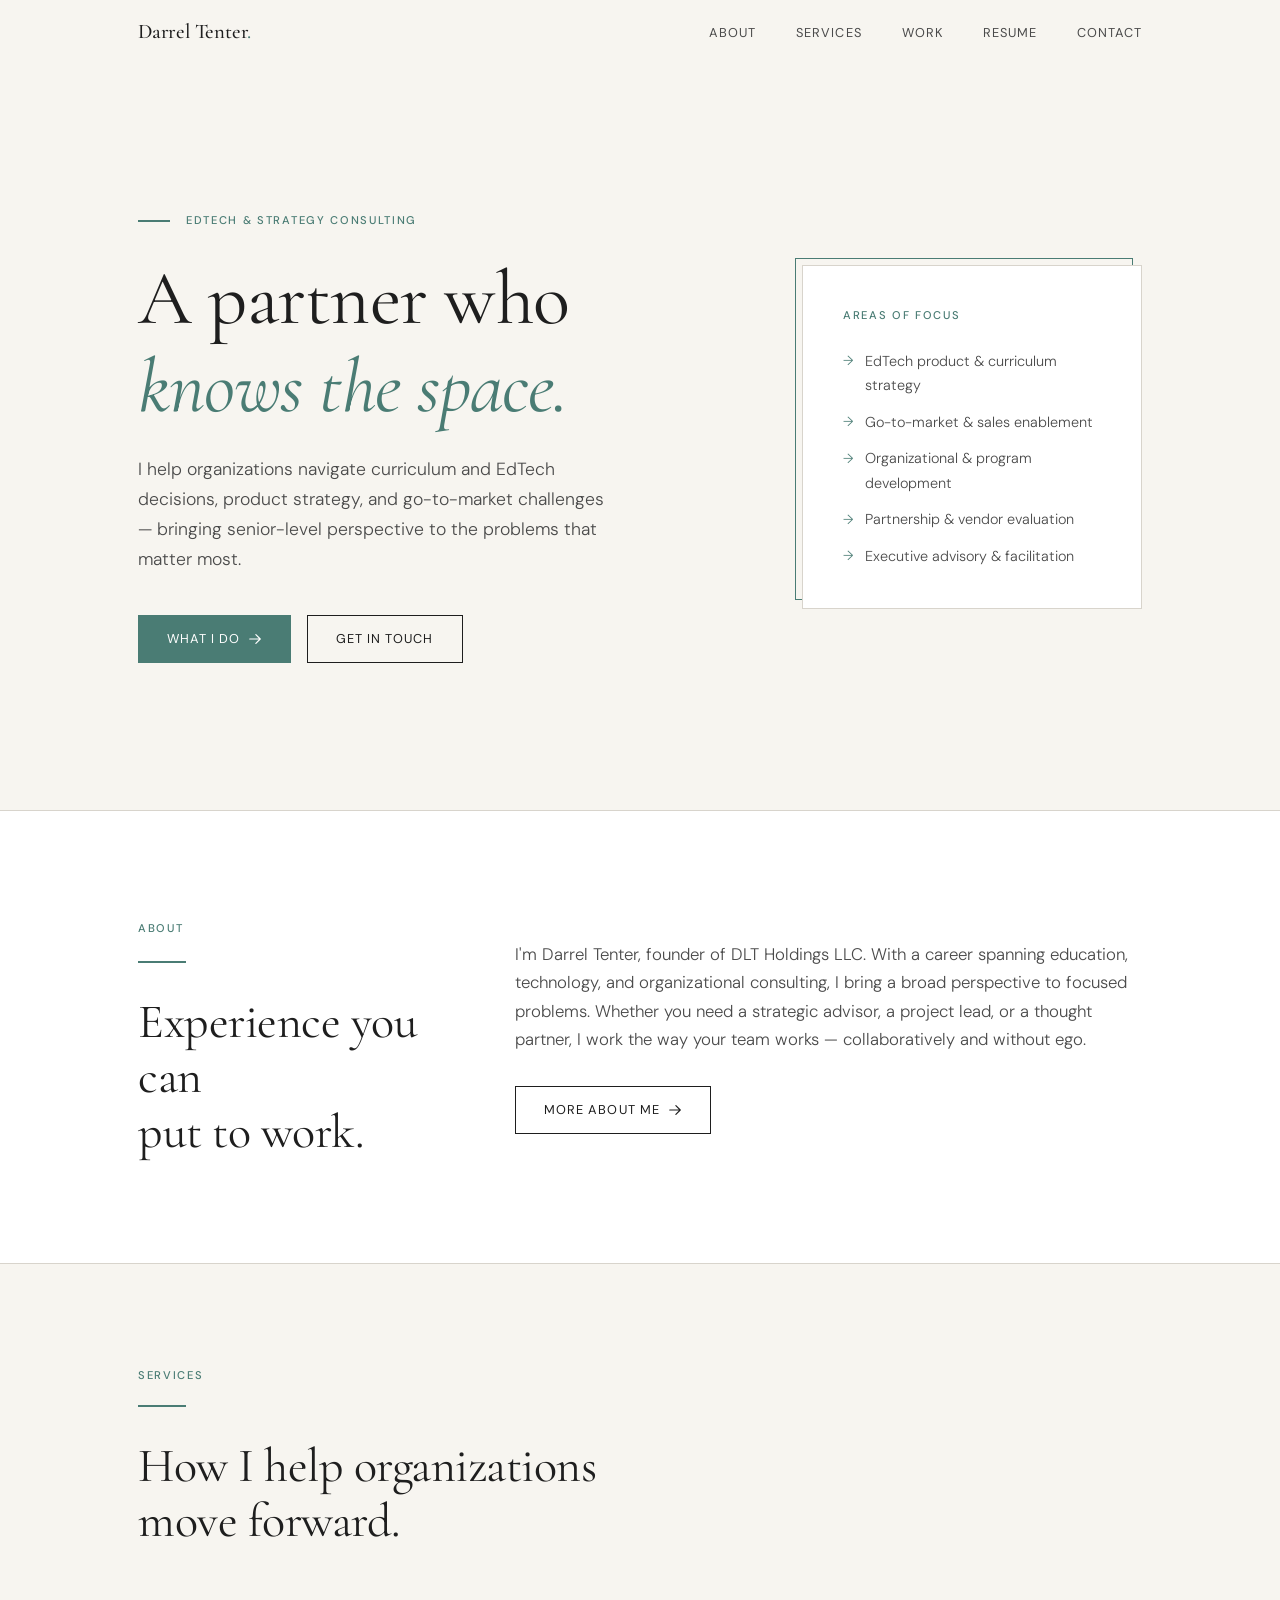
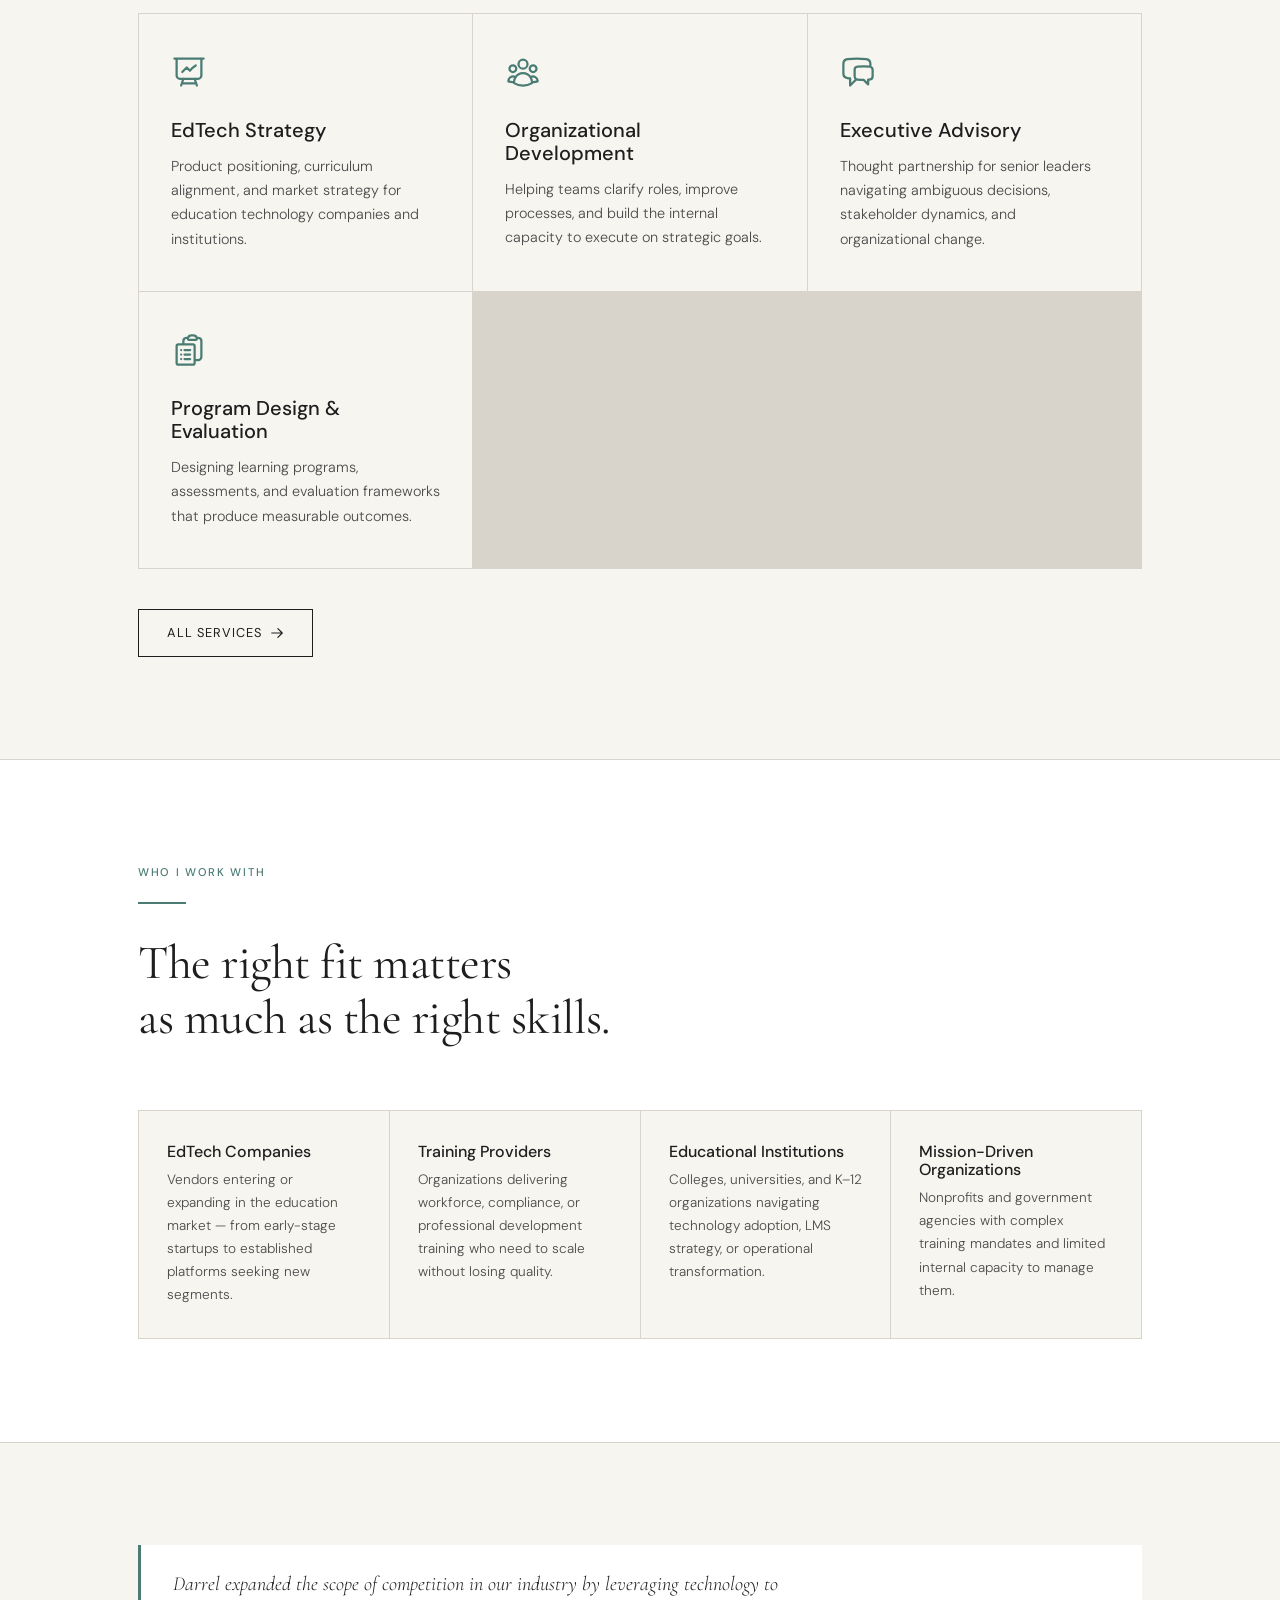
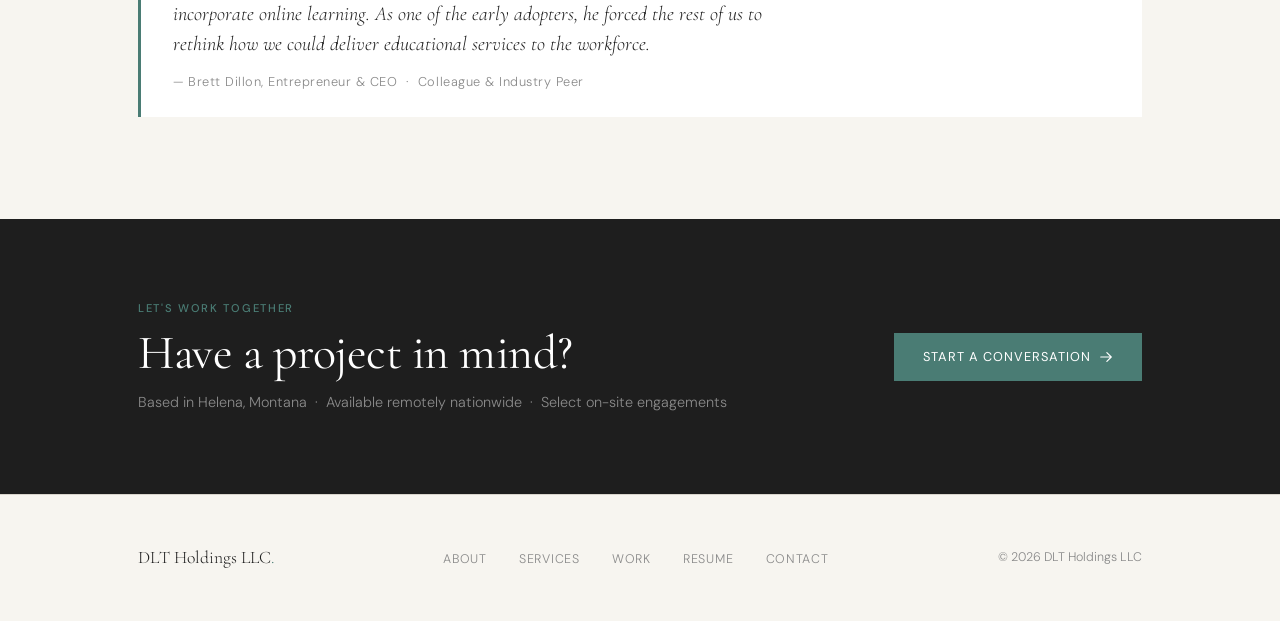
<file: index.html>
<!DOCTYPE html>
<html lang="en">
<head>
  <meta charset="UTF-8">
  <meta name="viewport" content="width=device-width, initial-scale=1.0">
  <meta name="description" content="Senior EdTech consultant with 25+ years in LMS architecture, workforce training, and organizational scaling. Based in Helena, Montana. Available remotely nationwide.">
  <link rel="icon" type="image/x-icon" href="favicon.ico">
  <title>Darrel Tenter — EdTech Consultant &amp; LMS Strategist | DLT Holdings LLC</title>
  <link rel="stylesheet" href="css/styles.css">
</head>
<body>

  <!-- Navigation -->
  <nav class="site-nav" role="navigation" aria-label="Main navigation">
    <div class="nav-inner">
      <a href="index.html" class="nav-logo">Darrel Tenter<span>.</span></a>
      <ul class="nav-links">
        <li><a href="about.html">About</a></li>
        <li><a href="services.html">Services</a></li>
        <li><a href="work.html">Work</a></li>
        <li><a href="resume.html">Resume</a></li>
        <li><a href="contact.html">Contact</a></li>
      </ul>
      <button class="nav-toggle" aria-label="Toggle menu" aria-expanded="false">
        <span></span><span></span><span></span>
      </button>
    </div>
  </nav>

  <!-- Mobile Nav -->
  <div class="nav-mobile" role="dialog" aria-label="Mobile navigation">
    <ul>
      <li><a href="about.html">About</a></li>
      <li><a href="services.html">Services</a></li>
      <li><a href="work.html">Work</a></li>
      <li><a href="resume.html">Resume</a></li>
      <li><a href="contact.html">Contact</a></li>
    </ul>
  </div>

  <main>

    <!-- Hero -->
    <section class="hero">
      <div class="container">
        <div class="hero-inner">
          <div class="hero-text">
            <div class="hero-eyebrow">
              <span class="label">EdTech &amp; Strategy Consulting</span>
            </div>
            <h1>A partner who<br><em>knows the space.</em></h1>
            <p class="hero-sub">
              I help organizations navigate curriculum and EdTech decisions, product strategy,
              and go-to-market challenges — bringing senior-level perspective to the problems
              that matter most.
            </p>
            <div class="hero-actions">
              <a href="services.html" class="btn btn-accent">
                What I Do
                <svg xmlns="http://www.w3.org/2000/svg" fill="none" viewBox="0 0 24 24" stroke-width="2" stroke="currentColor"><path stroke-linecap="round" stroke-linejoin="round" d="M13.5 4.5 21 12m0 0-7.5 7.5M21 12H3"/></svg>
              </a>
              <a href="contact.html" class="btn">Get in Touch</a>
            </div>
          </div>
          <div class="hero-visual">
            <div class="hero-card">
              <p class="label hero-card-label">Areas of Focus</p>
              <ul>
                <li>EdTech product &amp; curriculum strategy</li>
                <li>Go-to-market &amp; sales enablement</li>
                <li>Organizational &amp; program development</li>
                <li>Partnership &amp; vendor evaluation</li>
                <li>Executive advisory &amp; facilitation</li>
              </ul>
            </div>
          </div>
        </div>
      </div>
    </section>

    <!-- Brief About Strip -->
    <section style="padding: var(--section) 0; background: var(--white); border-top: 1px solid var(--rule); border-bottom: 1px solid var(--rule);">
      <div class="container">
        <div style="display: grid; grid-template-columns: 1fr 2fr; gap: 4rem; align-items: center;">
          <div class="fade-up">
            <span class="label">About</span>
            <div class="rule"></div>
            <h2>Experience you can<br>put to work.</h2>
          </div>
          <div class="fade-up">
            <p style="font-size: 1.05rem; color: var(--mid);">
              I'm Darrel Tenter, founder of DLT Holdings LLC. With a career spanning
              education, technology, and organizational consulting, I bring a broad perspective
              to focused problems. Whether you need a strategic advisor, a project lead, or
              a thought partner, I work the way your team works — collaboratively and without ego.
            </p>
            <a href="about.html" class="btn" style="margin-top: 2rem;">
              More About Me
              <svg xmlns="http://www.w3.org/2000/svg" fill="none" viewBox="0 0 24 24" stroke-width="2" stroke="currentColor"><path stroke-linecap="round" stroke-linejoin="round" d="M13.5 4.5 21 12m0 0-7.5 7.5M21 12H3"/></svg>
            </a>
          </div>
        </div>
      </div>
    </section>

    <!-- Services Preview -->
    <section>
      <div class="container">
        <div class="section-header fade-up">
          <span class="label">Services</span>
          <div class="rule"></div>
          <h2>How I help organizations<br>move forward.</h2>
        </div>
        <div class="services-grid">
          <div class="service-item fade-up">
            <svg class="service-icon" xmlns="http://www.w3.org/2000/svg" fill="none" viewBox="0 0 24 24" stroke-width="1.5" stroke="currentColor"><path stroke-linecap="round" stroke-linejoin="round" d="M3.75 3v11.25A2.25 2.25 0 0 0 6 16.5h2.25M3.75 3h-1.5m1.5 0h16.5m0 0h1.5m-1.5 0v11.25A2.25 2.25 0 0 1 18 16.5h-2.25m-7.5 0h7.5m-7.5 0-1 3m8.5-3 1 3m0 0 .5 1.5m-.5-1.5h-9.5m0 0-.5 1.5m.75-9 3-3 2.148 2.148A12.061 12.061 0 0 1 16.5 7.605"/></svg>
            <h4>EdTech Strategy</h4>
            <p>Product positioning, curriculum alignment, and market strategy for education technology companies and institutions.</p>
          </div>
          <div class="service-item fade-up">
            <svg class="service-icon" xmlns="http://www.w3.org/2000/svg" fill="none" viewBox="0 0 24 24" stroke-width="1.5" stroke="currentColor"><path stroke-linecap="round" stroke-linejoin="round" d="M18 18.72a9.094 9.094 0 0 0 3.741-.479 3 3 0 0 0-4.682-2.72m.94 3.198.001.031c0 .225-.012.447-.037.666A11.944 11.944 0 0 1 12 21c-2.17 0-4.207-.576-5.963-1.584A6.062 6.062 0 0 1 6 18.719m12 0a5.971 5.971 0 0 0-.941-3.197m0 0A5.995 5.995 0 0 0 12 12.75a5.995 5.995 0 0 0-5.058 2.772m0 0a3 3 0 0 0-4.681 2.72 8.986 8.986 0 0 0 3.74.477m.94-3.197a5.971 5.971 0 0 0-.94 3.197M15 6.75a3 3 0 1 1-6 0 3 3 0 0 1 6 0Zm6 3a2.25 2.25 0 1 1-4.5 0 2.25 2.25 0 0 1 4.5 0Zm-13.5 0a2.25 2.25 0 1 1-4.5 0 2.25 2.25 0 0 1 4.5 0Z"/></svg>
            <h4>Organizational Development</h4>
            <p>Helping teams clarify roles, improve processes, and build the internal capacity to execute on strategic goals.</p>
          </div>
          <div class="service-item fade-up">
            <svg class="service-icon" xmlns="http://www.w3.org/2000/svg" fill="none" viewBox="0 0 24 24" stroke-width="1.5" stroke="currentColor"><path stroke-linecap="round" stroke-linejoin="round" d="M20.25 8.511c.884.284 1.5 1.128 1.5 2.097v4.286c0 1.136-.847 2.1-1.98 2.193-.34.027-.68.052-1.02.072v3.091l-3-3c-1.354 0-2.694-.055-4.02-.163a2.115 2.115 0 0 1-.825-.242m9.345-8.334a2.126 2.126 0 0 0-.476-.095 48.64 48.64 0 0 0-8.048 0c-1.131.094-1.976 1.057-1.976 2.192v4.286c0 .837.46 1.58 1.155 1.951m9.345-8.334V6.637c0-1.621-1.152-3.026-2.76-3.235A48.455 48.455 0 0 0 11.25 3c-2.115 0-4.198.137-6.24.402-1.608.209-2.76 1.614-2.76 3.235v6.226c0 1.621 1.152 3.026 2.76 3.235.577.075 1.157.14 1.74.194V21l4.155-4.155"/></svg>
            <h4>Executive Advisory</h4>
            <p>Thought partnership for senior leaders navigating ambiguous decisions, stakeholder dynamics, and organizational change.</p>
          </div>
          <div class="service-item fade-up">
            <svg class="service-icon" xmlns="http://www.w3.org/2000/svg" fill="none" viewBox="0 0 24 24" stroke-width="1.5" stroke="currentColor"><path stroke-linecap="round" stroke-linejoin="round" d="M9 12h3.75M9 15h3.75M9 18h3.75m3 .75H18a2.25 2.25 0 0 0 2.25-2.25V6.108c0-1.135-.845-2.098-1.976-2.192a48.424 48.424 0 0 0-1.123-.08m-5.801 0c-.065.21-.1.433-.1.664 0 .414.336.75.75.75h4.5a.75.75 0 0 0 .75-.75 2.25 2.25 0 0 0-.1-.664m-5.8 0A2.251 2.251 0 0 1 13.5 2.25H15c1.012 0 1.867.668 2.15 1.586m-5.8 0c-.376.023-.75.05-1.124.08C9.095 4.01 8.25 4.973 8.25 6.108V8.25m0 0H4.875c-.621 0-1.125.504-1.125 1.125v11.25c0 .621.504 1.125 1.125 1.125h9.75c.621 0 1.125-.504 1.125-1.125V9.375c0-.621-.504-1.125-1.125-1.125H8.25ZM6.75 12h.008v.008H6.75V12Zm0 3h.008v.008H6.75V15Zm0 3h.008v.008H6.75V18Z"/></svg>
            <h4>Program Design &amp; Evaluation</h4>
            <p>Designing learning programs, assessments, and evaluation frameworks that produce measurable outcomes.</p>
          </div>
        </div>
        <div style="margin-top: 2.5rem;">
          <a href="services.html" class="btn">
            All Services
            <svg xmlns="http://www.w3.org/2000/svg" fill="none" viewBox="0 0 24 24" stroke-width="2" stroke="currentColor"><path stroke-linecap="round" stroke-linejoin="round" d="M13.5 4.5 21 12m0 0-7.5 7.5M21 12H3"/></svg>
          </a>
        </div>
      </div>
    </section>

    <!-- Who I Work With -->
    <section style="background: var(--white); border-top: 1px solid var(--rule); border-bottom: 1px solid var(--rule);">
      <div class="container">
        <div class="section-header fade-up">
          <span class="label">Who I Work With</span>
          <div class="rule"></div>
          <h2>The right fit matters<br>as much as the right skills.</h2>
        </div>
        <div class="clients-grid">
          <div class="client-type fade-up">
            <h4>EdTech Companies</h4>
            <p>Vendors entering or expanding in the education market — from early-stage startups to established platforms seeking new segments.</p>
          </div>
          <div class="client-type fade-up">
            <h4>Training Providers</h4>
            <p>Organizations delivering workforce, compliance, or professional development training who need to scale without losing quality.</p>
          </div>
          <div class="client-type fade-up">
            <h4>Educational Institutions</h4>
            <p>Colleges, universities, and K–12 organizations navigating technology adoption, LMS strategy, or operational transformation.</p>
          </div>
          <div class="client-type fade-up">
            <h4>Mission-Driven Organizations</h4>
            <p>Nonprofits and government agencies with complex training mandates and limited internal capacity to manage them.</p>
          </div>
        </div>
      </div>
    </section>

    <!-- Pull Quote -->
    <section>
      <div class="container">
        <div class="pull-quote fade-up">
          <p>Darrel expanded the scope of competition in our industry by leveraging technology to incorporate online learning. As one of the early adopters, he forced the rest of us to rethink how we could deliver educational services to the workforce.</p>
          <cite>— Brett Dillon, Entrepreneur &amp; CEO &nbsp;·&nbsp; Colleague &amp; Industry Peer</cite>
        </div>
      </div>
    </section>

    <!-- CTA Strip -->
    <section style="background: var(--charcoal); color: var(--cream); padding: 5rem 0;">
      <div class="container">
        <div style="display: flex; align-items: center; justify-content: space-between; flex-wrap: wrap; gap: 2rem;">
          <div>
            <p class="label" style="color: var(--accent);">Let's work together</p>
            <h2 style="color: var(--white); margin-top: 0.5rem;">Have a project in mind?</h2>
            <p style="color: var(--muted); margin-top: 0.5rem; font-size: 0.9rem;">Based in Helena, Montana &nbsp;·&nbsp; Available remotely nationwide &nbsp;·&nbsp; Select on-site engagements</p>
          </div>
          <a href="contact.html" class="btn btn-accent" style="flex-shrink: 0;">
            Start a Conversation
            <svg xmlns="http://www.w3.org/2000/svg" fill="none" viewBox="0 0 24 24" stroke-width="2" stroke="currentColor"><path stroke-linecap="round" stroke-linejoin="round" d="M13.5 4.5 21 12m0 0-7.5 7.5M21 12H3"/></svg>
          </a>
        </div>
      </div>
    </section>

  </main>

  <!-- Footer -->
  <footer class="site-footer">
    <div class="container">
      <div class="footer-inner">
        <div class="footer-logo">DLT Holdings LLC<span>.</span></div>
        <ul class="footer-nav">
          <li><a href="about.html">About</a></li>
          <li><a href="services.html">Services</a></li>
          <li><a href="work.html">Work</a></li>
          <li><a href="resume.html">Resume</a></li>
          <li><a href="contact.html">Contact</a></li>
        </ul>
        <p class="footer-copy">&copy; <span class="footer-year"></span> DLT Holdings LLC</p>
      </div>
    </div>
  </footer>

  <script src="js/main.js"></script>
</body>
</html>
</file>
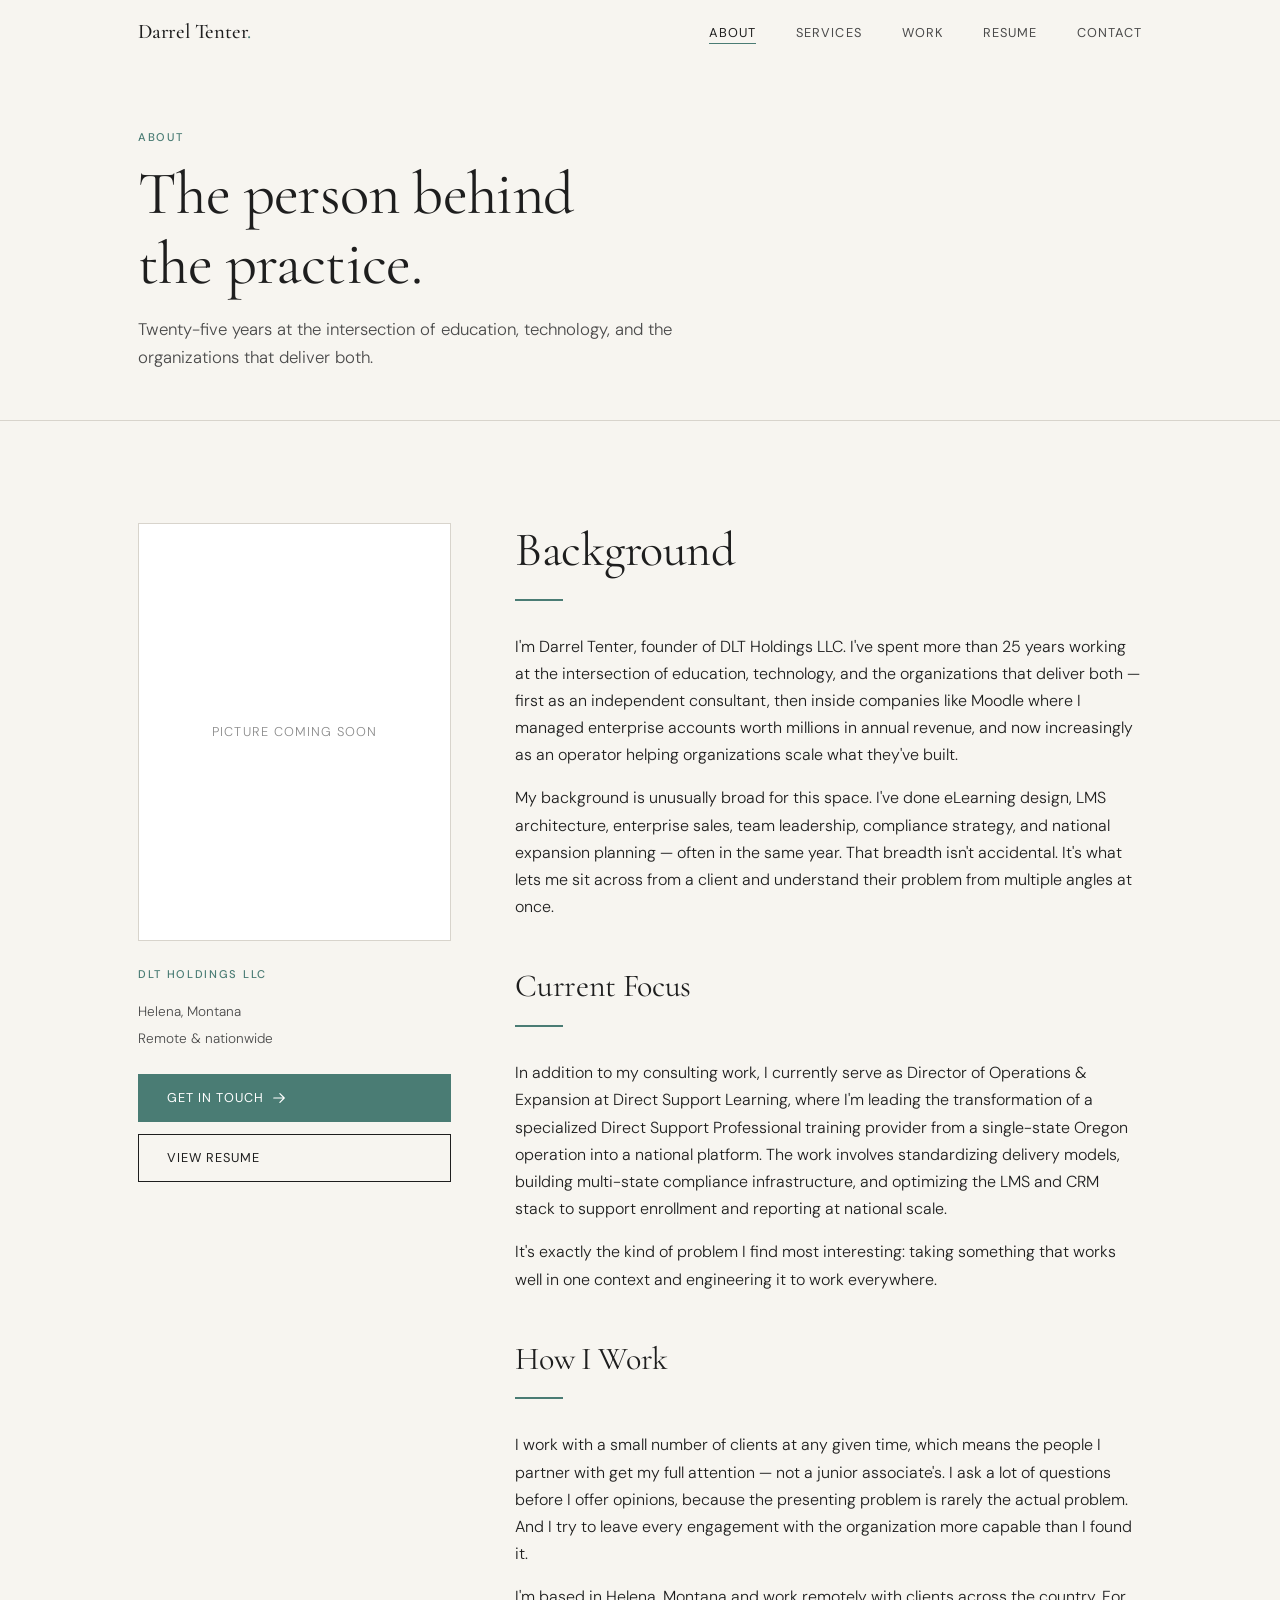
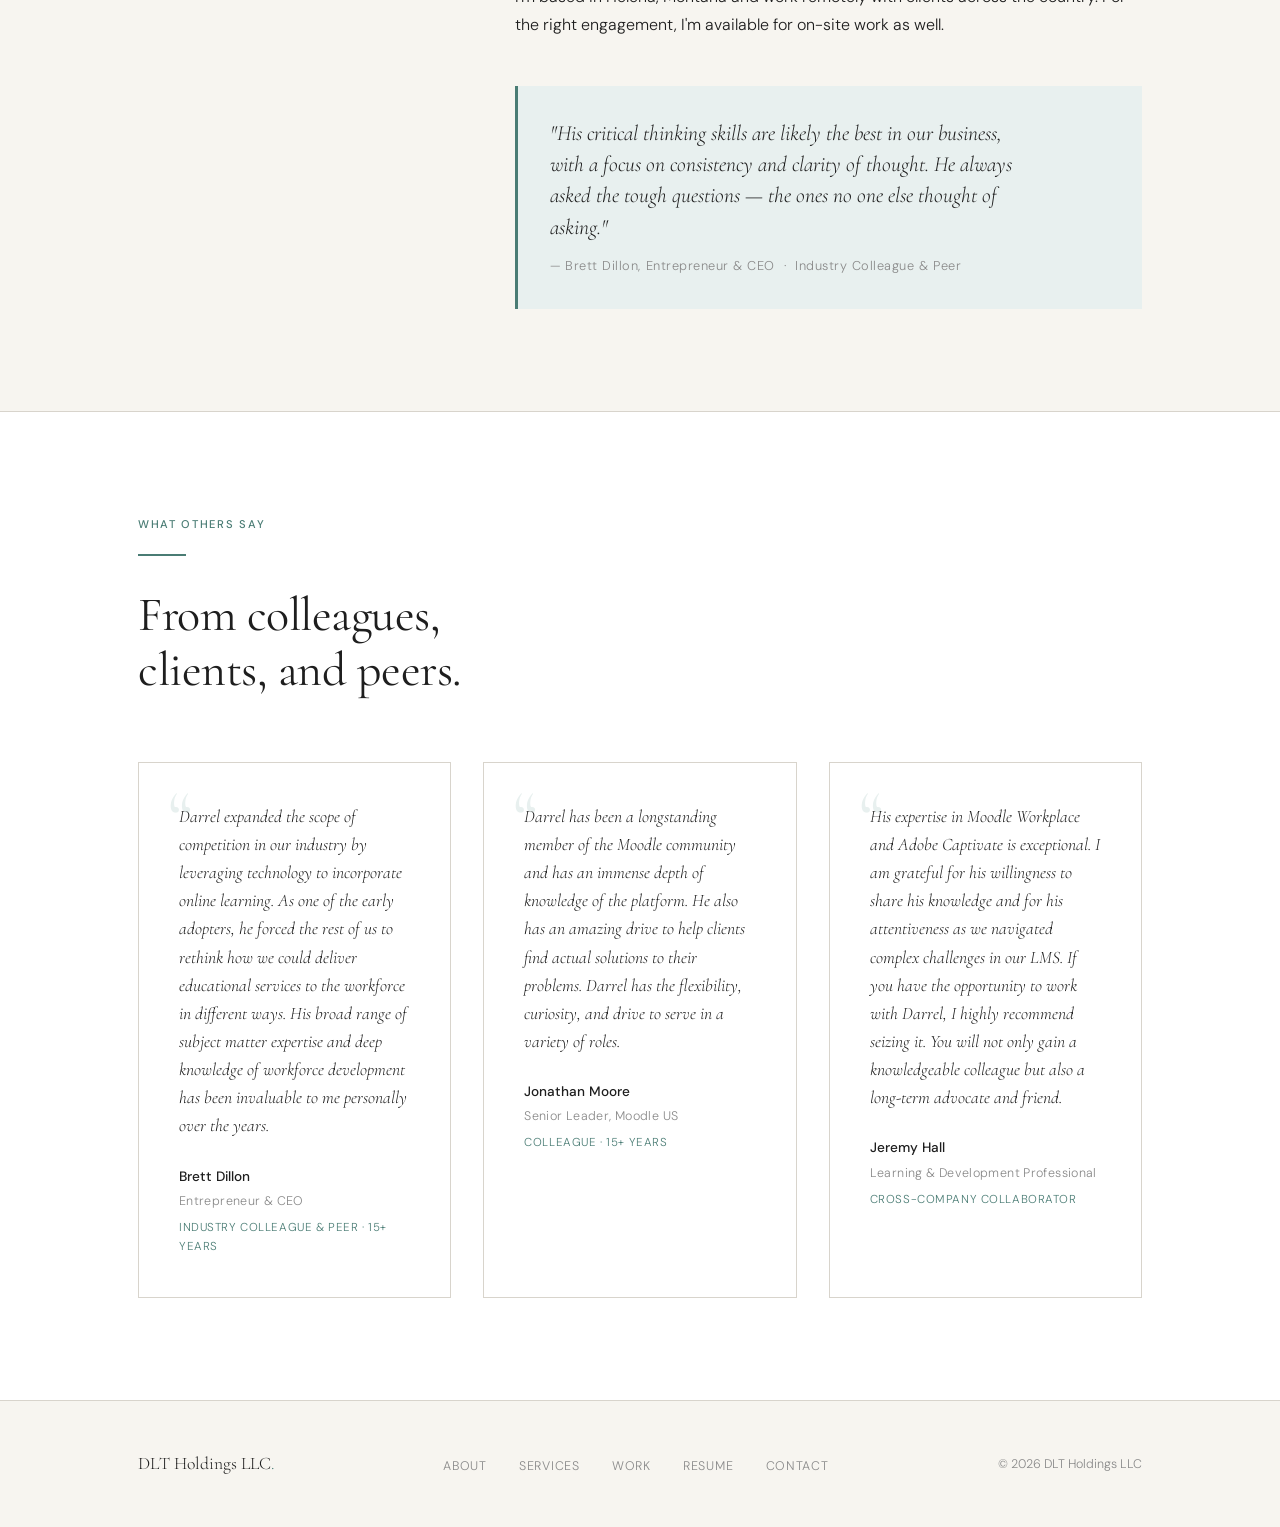
<file: about.html>
<!DOCTYPE html>
<html lang="en">
<head>
  <meta charset="UTF-8">
  <meta name="viewport" content="width=device-width, initial-scale=1.0">
  <meta name="description" content="25+ years at the intersection of education, technology, and organizational growth. Founder of DLT Holdings LLC. Currently leading national expansion at Direct Support Learning.">
  <link rel="icon" type="image/x-icon" href="favicon.ico">
  <title>About Darrel Tenter — EdTech Consultant, LMS Architect &amp; Operator</title>
  <link rel="stylesheet" href="css/styles.css">
</head>
<body>

  <nav class="site-nav" role="navigation" aria-label="Main navigation">
    <div class="nav-inner">
      <a href="index.html" class="nav-logo">Darrel Tenter<span>.</span></a>
      <ul class="nav-links">
        <li><a href="about.html">About</a></li>
        <li><a href="services.html">Services</a></li>
        <li><a href="work.html">Work</a></li>
        <li><a href="resume.html">Resume</a></li>
        <li><a href="contact.html">Contact</a></li>
      </ul>
      <button class="nav-toggle" aria-label="Toggle menu" aria-expanded="false">
        <span></span><span></span><span></span>
      </button>
    </div>
  </nav>
  <div class="nav-mobile" role="dialog" aria-label="Mobile navigation">
    <ul>
      <li><a href="about.html">About</a></li>
      <li><a href="services.html">Services</a></li>
      <li><a href="work.html">Work</a></li>
      <li><a href="resume.html">Resume</a></li>
      <li><a href="contact.html">Contact</a></li>
    </ul>
  </div>

  <main>

    <div class="page-hero">
      <div class="container">
        <span class="label">About</span>
        <h1>The person behind<br>the practice.</h1>
        <p>Twenty-five years at the intersection of education, technology, and the organizations that deliver both.</p>
      </div>
    </div>

    <section>
      <div class="container">
        <div class="about-grid">

          <div class="about-sidebar fade-up">
            <div class="about-photo">
              <!-- To add your photo: save it as assets/darrel-tenter.jpg, then replace the div below with:
                   <img src="assets/darrel-tenter.jpg" alt="Darrel Tenter"> -->
              <div class="about-photo-placeholder">Picture Coming Soon</div>
            </div>
            <div style="margin-top: 1.5rem;">
              <p class="label" style="margin-bottom: 0.25rem;">DLT Holdings LLC</p>
              <p style="font-size: 0.85rem; color: var(--mid);">Helena, Montana</p>
              <p style="font-size: 0.85rem; color: var(--mid); margin-top: 0.25rem;">Remote &amp; nationwide</p>
            </div>
            <div style="margin-top: 1.5rem; display: flex; flex-direction: column; gap: 0.75rem;">
              <a href="contact.html" class="btn btn-accent">Get in Touch
                <svg xmlns="http://www.w3.org/2000/svg" fill="none" viewBox="0 0 24 24" stroke-width="2" stroke="currentColor" style="width:14px;height:14px;"><path stroke-linecap="round" stroke-linejoin="round" d="M13.5 4.5 21 12m0 0-7.5 7.5M21 12H3"/></svg>
              </a>
              <a href="resume.html" class="btn">View Resume</a>
            </div>
          </div>

          <div class="about-content fade-up">

            <h2>Background</h2>
            <div class="rule"></div>
            <p>
              I'm Darrel Tenter, founder of DLT Holdings LLC. I've spent more than 25 years working
              at the intersection of education, technology, and the organizations that deliver both —
              first as an independent consultant, then inside companies like Moodle where I managed
              enterprise accounts worth millions in annual revenue, and now increasingly as an
              operator helping organizations scale what they've built.
            </p>
            <p>
              My background is unusually broad for this space. I've done eLearning design, LMS
              architecture, enterprise sales, team leadership, compliance strategy, and national
              expansion planning — often in the same year. That breadth isn't accidental. It's what
              lets me sit across from a client and understand their problem from multiple angles at once.
            </p>

            <h3 style="margin-top: 3rem; margin-bottom: 0.5rem;">Current Focus</h3>
            <div class="rule"></div>
            <p>
              In addition to my consulting work, I currently serve as Director of Operations &amp;
              Expansion at Direct Support Learning, where I'm leading the transformation of a
              specialized Direct Support Professional training provider from a single-state Oregon
              operation into a national platform. The work involves standardizing delivery models,
              building multi-state compliance infrastructure, and optimizing the LMS and CRM stack
              to support enrollment and reporting at national scale.
            </p>
            <p>
              It's exactly the kind of problem I find most interesting: taking something that works
              well in one context and engineering it to work everywhere.
            </p>

            <h3 style="margin-top: 3rem; margin-bottom: 0.5rem;">How I Work</h3>
            <div class="rule"></div>
            <p>
              I work with a small number of clients at any given time, which means the people
              I partner with get my full attention — not a junior associate's. I ask a lot of
              questions before I offer opinions, because the presenting problem is rarely the
              actual problem. And I try to leave every engagement with the organization more
              capable than I found it.
            </p>
            <p>
              I'm based in Helena, Montana and work remotely with clients across the country.
              For the right engagement, I'm available for on-site work as well.
            </p>

            <div style="margin-top: 3rem; padding: 2rem; background: var(--accent-light); border-left: 3px solid var(--accent);">
              <p style="font-family: var(--font-display); font-size: 1.35rem; font-style: italic; line-height: 1.45; color: var(--charcoal); max-width: 52ch;">
                "His critical thinking skills are likely the best in our business, with a focus on
                consistency and clarity of thought. He always asked the tough questions — the ones
                no one else thought of asking."
              </p>
              <p style="margin-top: 0.75rem; font-size: 0.8rem; color: var(--muted); letter-spacing: 0.04em;">— Brett Dillon, Entrepreneur &amp; CEO &nbsp;·&nbsp; Industry Colleague &amp; Peer</p>
            </div>

          </div>
        </div>
      </div>
    </section>

    <!-- Testimonials -->
    <section style="background: var(--white); border-top: 1px solid var(--rule);">
      <div class="container">
        <div class="section-header fade-up">
          <span class="label">What Others Say</span>
          <div class="rule"></div>
          <h2>From colleagues,<br>clients, and peers.</h2>
        </div>
        <div class="testimonials-grid">

          <div class="testimonial-card fade-up">
            <p class="testimonial-text">
              Darrel expanded the scope of competition in our industry by leveraging technology
              to incorporate online learning. As one of the early adopters, he forced the rest of
              us to rethink how we could deliver educational services to the workforce in different
              ways. His broad range of subject matter expertise and deep knowledge of workforce
              development has been invaluable to me personally over the years.
            </p>
            <div class="testimonial-attribution">
              <span class="testimonial-name">Brett Dillon</span>
              <span class="testimonial-role">Entrepreneur &amp; CEO</span>
              <span class="testimonial-relation">Industry Colleague &amp; Peer · 15+ years</span>
            </div>
          </div>

          <div class="testimonial-card fade-up">
            <p class="testimonial-text">
              Darrel has been a longstanding member of the Moodle community and has an immense
              depth of knowledge of the platform. He also has an amazing drive to help clients
              find actual solutions to their problems. Darrel has the flexibility, curiosity, and
              drive to serve in a variety of roles.
            </p>
            <div class="testimonial-attribution">
              <span class="testimonial-name">Jonathan Moore</span>
              <span class="testimonial-role">Senior Leader, Moodle US</span>
              <span class="testimonial-relation">Colleague · 15+ years</span>
            </div>
          </div>

          <div class="testimonial-card fade-up">
            <p class="testimonial-text">
              His expertise in Moodle Workplace and Adobe Captivate is exceptional. I am grateful
              for his willingness to share his knowledge and for his attentiveness as we navigated
              complex challenges in our LMS. If you have the opportunity to work with Darrel, I
              highly recommend seizing it. You will not only gain a knowledgeable colleague but
              also a long-term advocate and friend.
            </p>
            <div class="testimonial-attribution">
              <span class="testimonial-name">Jeremy Hall</span>
              <span class="testimonial-role">Learning &amp; Development Professional</span>
              <span class="testimonial-relation">Cross-company Collaborator</span>
            </div>
          </div>

        </div>
      </div>
    </section>

  </main>

  <footer class="site-footer">
    <div class="container">
      <div class="footer-inner">
        <div class="footer-logo">DLT Holdings LLC<span>.</span></div>
        <ul class="footer-nav">
          <li><a href="about.html">About</a></li>
          <li><a href="services.html">Services</a></li>
          <li><a href="work.html">Work</a></li>
          <li><a href="resume.html">Resume</a></li>
          <li><a href="contact.html">Contact</a></li>
        </ul>
        <p class="footer-copy">&copy; <span class="footer-year"></span> DLT Holdings LLC</p>
      </div>
    </div>
  </footer>

  <script src="js/main.js"></script>
</body>
</html>
</file>
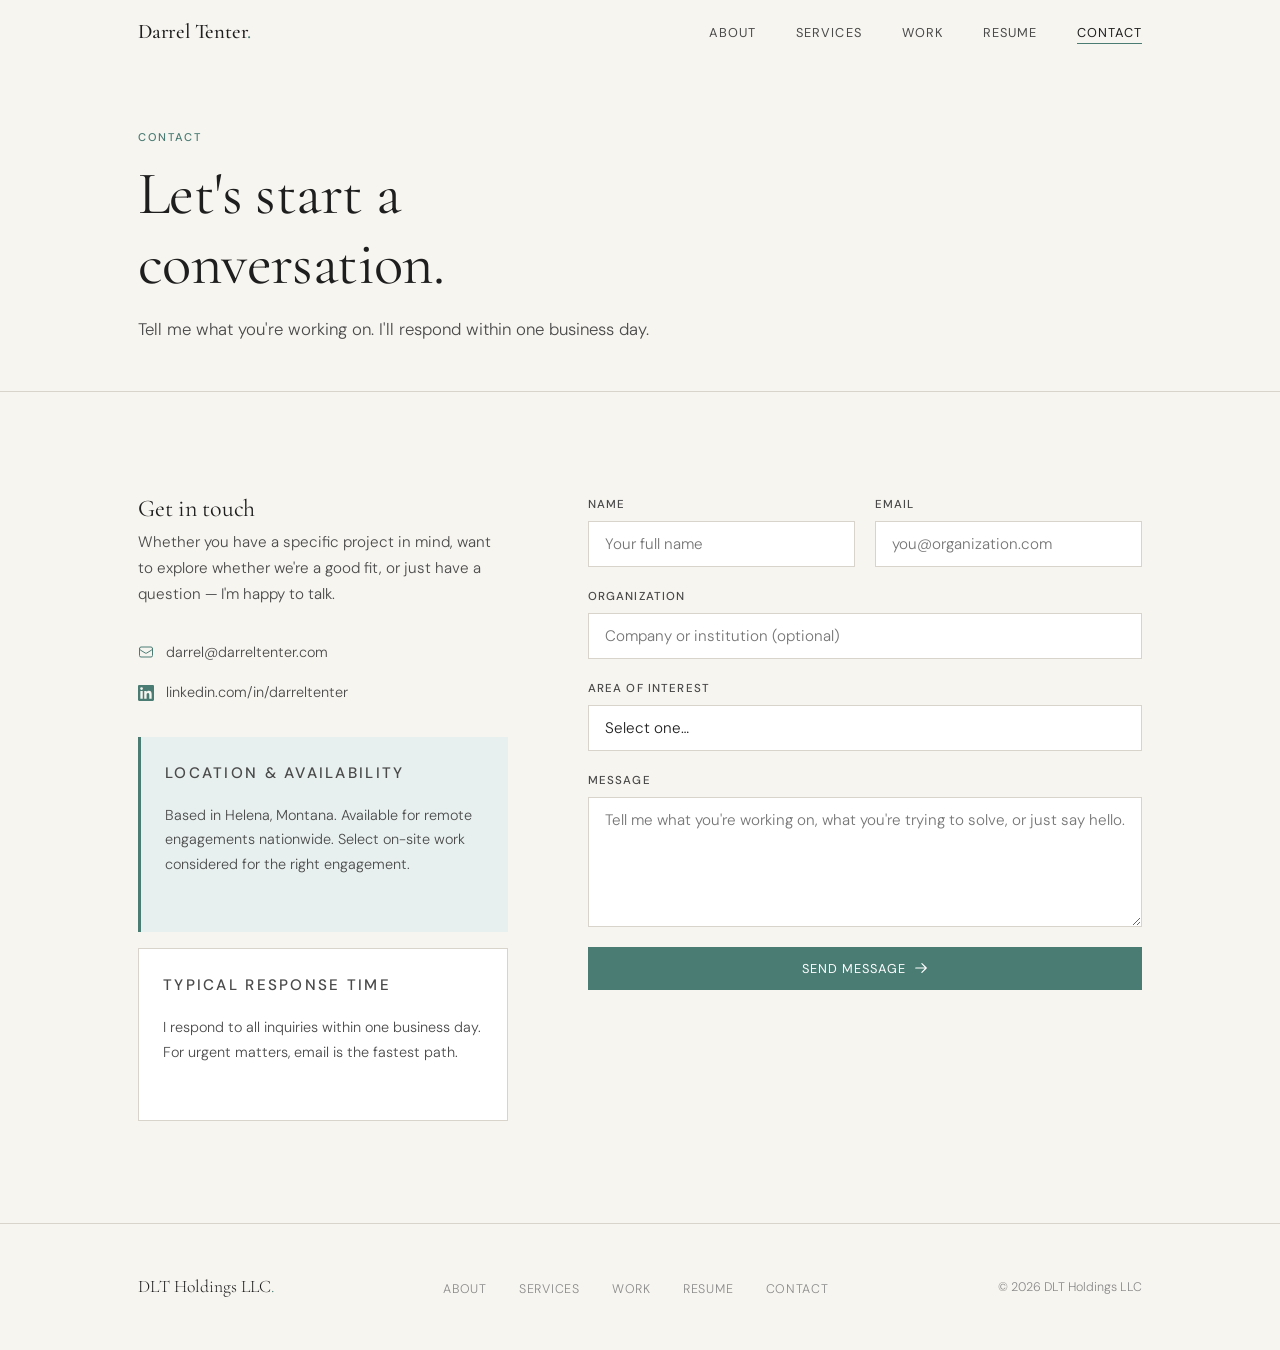
<file: contact.html>
<!DOCTYPE html>
<html lang="en">
<head>
  <meta charset="UTF-8">
  <meta name="viewport" content="width=device-width, initial-scale=1.0">
  <meta name="description" content="Get in touch with Darrel Tenter — EdTech consultant and strategic advisor.">
  <link rel="icon" type="image/x-icon" href="favicon.ico">
  <title>Contact — Darrel Tenter</title>
  <link rel="stylesheet" href="css/styles.css">
</head>
<body>

  <nav class="site-nav" role="navigation" aria-label="Main navigation">
    <div class="nav-inner">
      <a href="index.html" class="nav-logo">Darrel Tenter<span>.</span></a>
      <ul class="nav-links">
        <li><a href="about.html">About</a></li>
        <li><a href="services.html">Services</a></li>
        <li><a href="work.html">Work</a></li>
        <li><a href="resume.html">Resume</a></li>
        <li><a href="contact.html">Contact</a></li>
      </ul>
      <button class="nav-toggle" aria-label="Toggle menu" aria-expanded="false">
        <span></span><span></span><span></span>
      </button>
    </div>
  </nav>
  <div class="nav-mobile" role="dialog" aria-label="Mobile navigation">
    <ul>
      <li><a href="about.html">About</a></li>
      <li><a href="services.html">Services</a></li>
      <li><a href="work.html">Work</a></li>
      <li><a href="resume.html">Resume</a></li>
      <li><a href="contact.html">Contact</a></li>
    </ul>
  </div>

  <main>

    <div class="page-hero">
      <div class="container">
        <span class="label">Contact</span>
        <h1>Let's start a<br>conversation.</h1>
        <p>Tell me what you're working on. I'll respond within one business day.</p>
      </div>
    </div>

    <section>
      <div class="container">
        <div class="contact-grid">

          <!-- Left: Info -->
          <div class="contact-info fade-up">
            <h3>Get in touch</h3>
            <p>
              Whether you have a specific project in mind, want to explore whether we're a good fit,
              or just have a question — I'm happy to talk.
            </p>

            <div class="contact-detail">
              <a href="mailto:darrel@darreltenter.com">
                <svg xmlns="http://www.w3.org/2000/svg" fill="none" viewBox="0 0 24 24" stroke-width="1.5" stroke="currentColor"><path stroke-linecap="round" stroke-linejoin="round" d="M21.75 6.75v10.5a2.25 2.25 0 0 1-2.25 2.25h-15a2.25 2.25 0 0 1-2.25-2.25V6.75m19.5 0A2.25 2.25 0 0 0 19.5 4.5h-15a2.25 2.25 0 0 0-2.25 2.25m19.5 0v.243a2.25 2.25 0 0 1-1.07 1.916l-7.5 4.615a2.25 2.25 0 0 1-2.36 0L3.32 8.91a2.25 2.25 0 0 1-1.07-1.916V6.75"/></svg>
                darrel@darreltenter.com
              </a>
              <!-- PLACEHOLDER: Add your LinkedIn URL if desired. Remove this block if not. -->
              <a href="https://linkedin.com/in/darreltenter" target="_blank" rel="noopener noreferrer">
                <svg xmlns="http://www.w3.org/2000/svg" fill="currentColor" viewBox="0 0 24 24"><path d="M20.447 20.452h-3.554v-5.569c0-1.328-.027-3.037-1.852-3.037-1.853 0-2.136 1.445-2.136 2.939v5.667H9.351V9h3.414v1.561h.046c.477-.9 1.637-1.85 3.37-1.85 3.601 0 4.267 2.37 4.267 5.455v6.286zM5.337 7.433a2.062 2.062 0 0 1-2.063-2.065 2.064 2.064 0 1 1 2.063 2.065zm1.782 13.019H3.555V9h3.564v11.452zM22.225 0H1.771C.792 0 0 .774 0 1.729v20.542C0 23.227.792 24 1.771 24h20.451C23.2 24 24 23.227 24 22.271V1.729C24 .774 23.2 0 22.222 0h.003z"/></svg>
                linkedin.com/in/darreltenter
              </a>
            </div>

            <div style="padding: 1.5rem; background: var(--accent-light); border-left: 3px solid var(--accent);">
              <p class="label" style="margin-bottom: 0.5rem;">Location &amp; Availability</p>
              <p style="font-size: 0.9rem; color: var(--mid);">Based in Helena, Montana. Available for remote engagements nationwide. Select on-site work considered for the right engagement.</p>
            </div>

            <div style="padding: 1.5rem; background: var(--white); border: 1px solid var(--rule); margin-top: 1rem;">
              <p class="label" style="margin-bottom: 0.5rem;">Typical Response Time</p>
              <p style="font-size: 0.9rem; color: var(--mid);">I respond to all inquiries within one business day. For urgent matters, email is the fastest path.</p>
            </div>
          </div>

          <!-- Right: Form -->
          <div class="fade-up">
            <!--
              SETUP REQUIRED: Formspree
              1. Go to https://formspree.io and create a free account
              2. Create a new form and copy your unique form endpoint
              3. Replace "https://formspree.io/f/YOUR_FORM_ID" with your actual endpoint
            -->
            <form
              class="contact-form"
              action="https://formspree.io/f/xnjbkbyd"
              method="POST"
            >
              <!-- Honeypot spam prevention -->
              <input type="text" name="_gotcha" style="display:none">

              <div class="form-row">
                <div class="form-group">
                  <label for="name">Name</label>
                  <input type="text" id="name" name="name" required placeholder="Your full name">
                </div>
                <div class="form-group">
                  <label for="email">Email</label>
                  <input type="email" id="email" name="email" required placeholder="you@organization.com">
                </div>
              </div>

              <div class="form-group">
                <label for="organization">Organization</label>
                <input type="text" id="organization" name="organization" placeholder="Company or institution (optional)">
              </div>

              <div class="form-group">
                <label for="interest">Area of Interest</label>
                <select id="interest" name="interest">
                  <option value="" disabled selected>Select one…</option>
                  <option value="edtech-strategy">EdTech Strategy</option>
                  <option value="org-development">Organizational Development</option>
                  <option value="executive-advisory">Executive Advisory</option>
                  <option value="program-design">Program Design &amp; Evaluation</option>
                  <option value="other">Other / Not Sure Yet</option>
                </select>
              </div>

              <div class="form-group">
                <label for="message">Message</label>
                <textarea id="message" name="message" required placeholder="Tell me what you're working on, what you're trying to solve, or just say hello."></textarea>
              </div>

              <div class="form-success">
                Thank you — your message has been sent. I'll be in touch within one business day.
              </div>

              <button type="submit" class="btn btn-accent" style="width: 100%; justify-content: center;">
                Send Message
                <svg xmlns="http://www.w3.org/2000/svg" fill="none" viewBox="0 0 24 24" stroke-width="2" stroke="currentColor" style="width:14px;height:14px;"><path stroke-linecap="round" stroke-linejoin="round" d="M13.5 4.5 21 12m0 0-7.5 7.5M21 12H3"/></svg>
              </button>

            </form>
          </div>

        </div>
      </div>
    </section>

  </main>

  <footer class="site-footer">
    <div class="container">
      <div class="footer-inner">
        <div class="footer-logo">DLT Holdings LLC<span>.</span></div>
        <ul class="footer-nav">
          <li><a href="about.html">About</a></li>
          <li><a href="services.html">Services</a></li>
          <li><a href="work.html">Work</a></li>
          <li><a href="resume.html">Resume</a></li>
          <li><a href="contact.html">Contact</a></li>
        </ul>
        <p class="footer-copy">&copy; <span class="footer-year"></span> DLT Holdings LLC</p>
      </div>
    </div>
  </footer>

  <script src="js/main.js"></script>
</body>
</html>
</file>
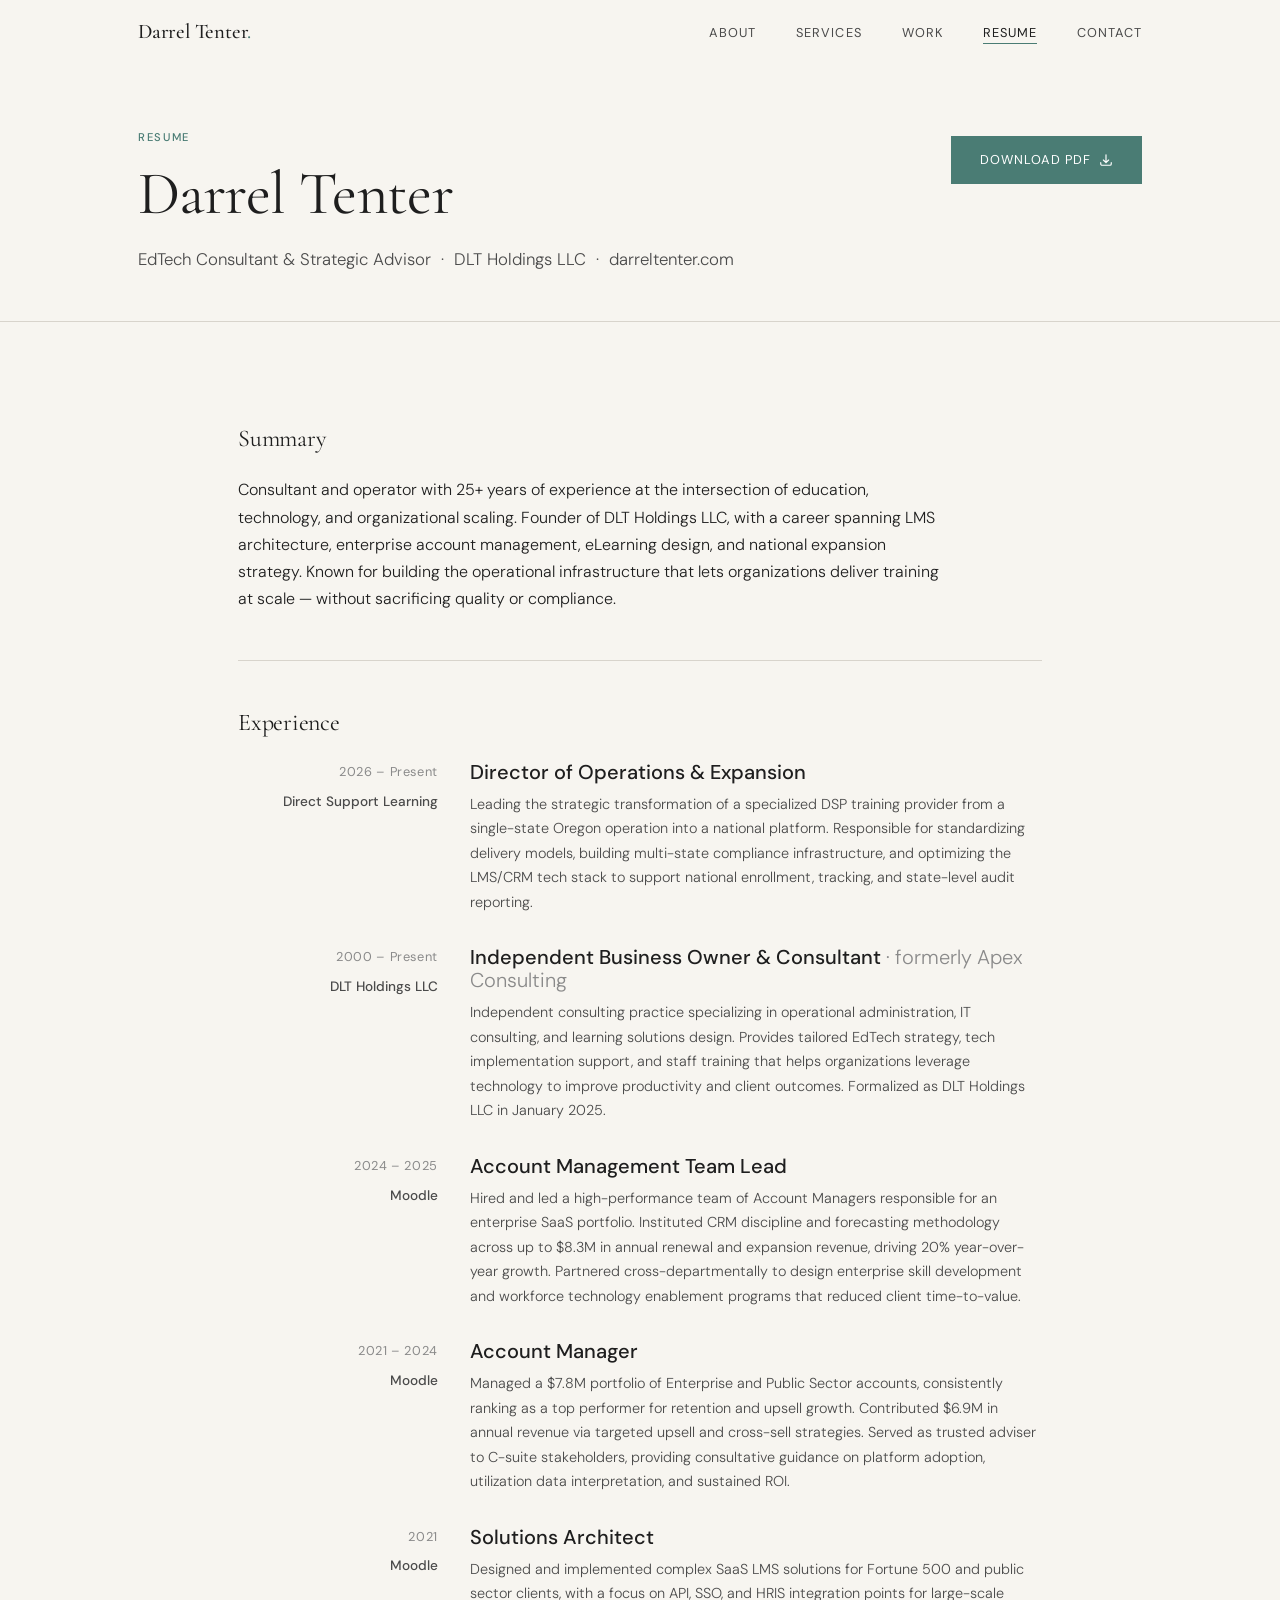
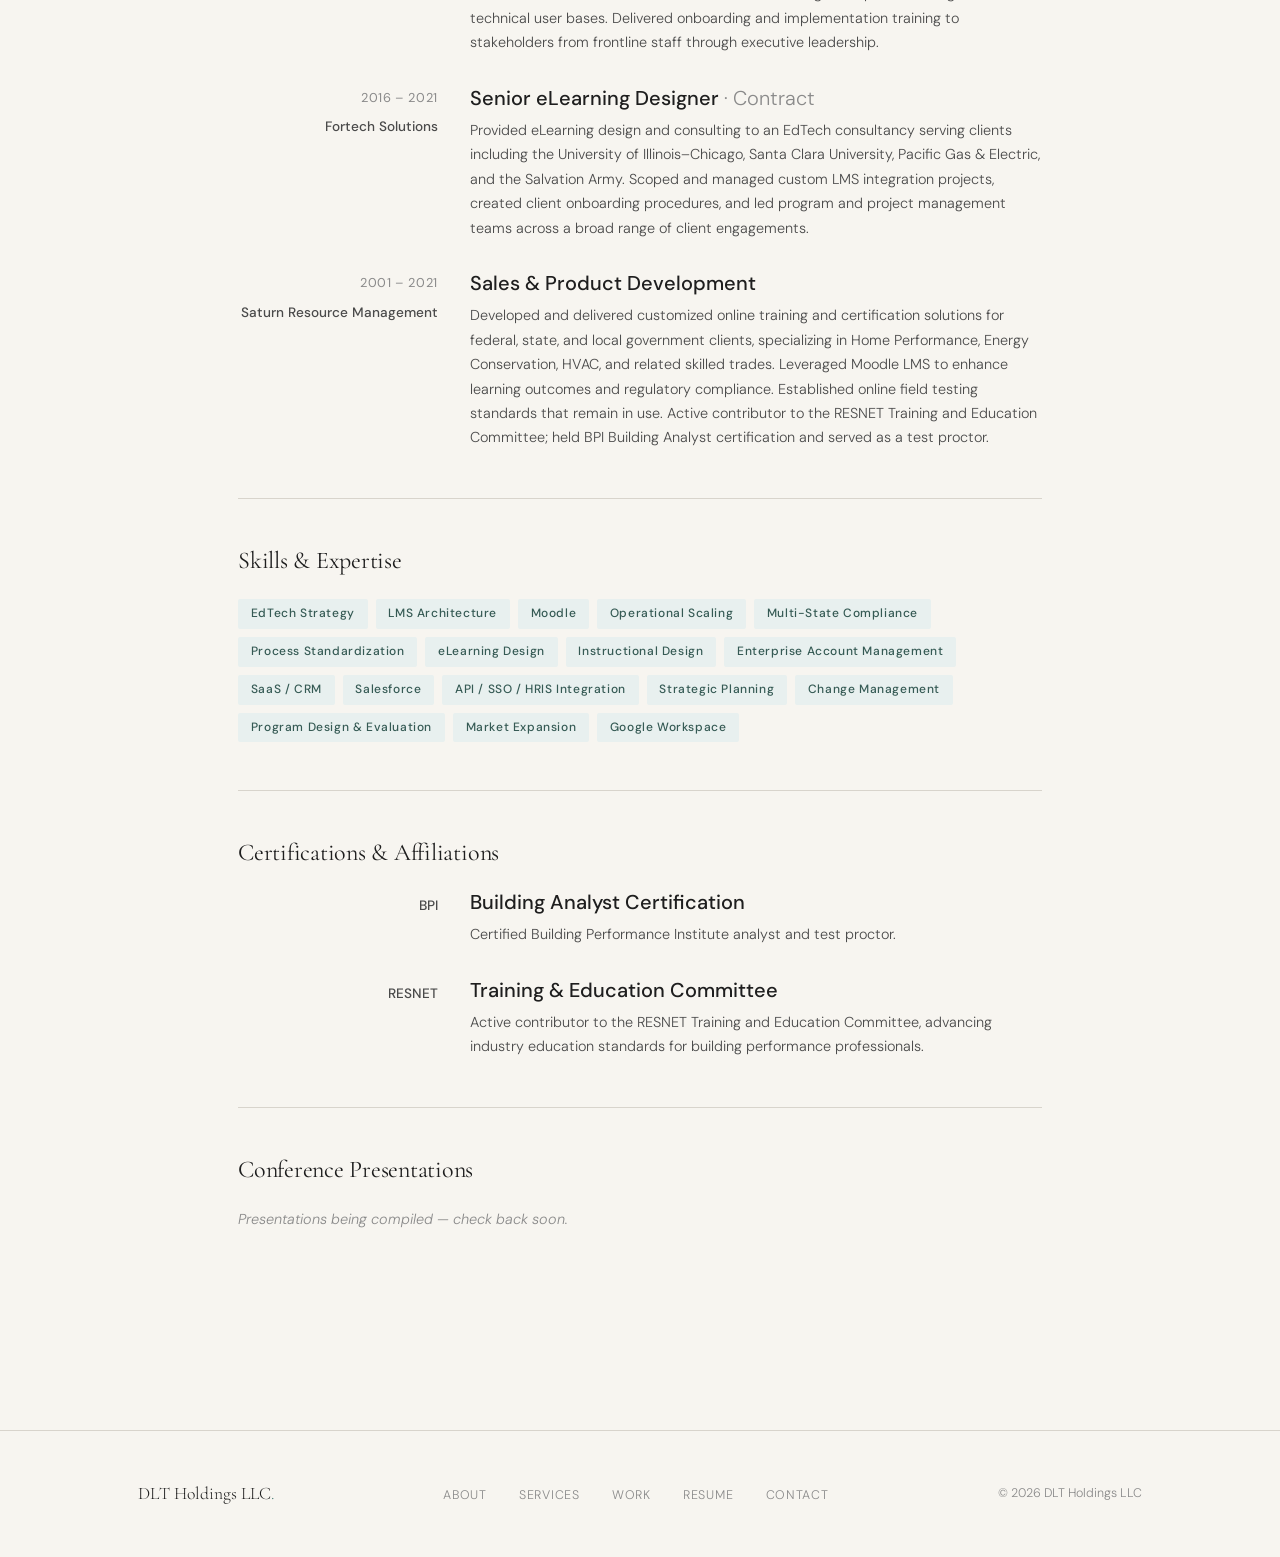
<file: resume.html>
<!DOCTYPE html>
<html lang="en">
<head>
  <meta charset="UTF-8">
  <meta name="viewport" content="width=device-width, initial-scale=1.0">
  <meta name="description" content="Full professional background for Darrel Tenter — 25+ years in EdTech, LMS architecture, enterprise account management, eLearning design, and national expansion strategy.">
  <link rel="icon" type="image/x-icon" href="favicon.ico">
  <title>Resume — Darrel Tenter | EdTech Consultant &amp; LMS Strategist</title>
  <link rel="stylesheet" href="css/styles.css">
</head>
<body>

  <nav class="site-nav" role="navigation" aria-label="Main navigation">
    <div class="nav-inner">
      <a href="index.html" class="nav-logo">Darrel Tenter<span>.</span></a>
      <ul class="nav-links">
        <li><a href="about.html">About</a></li>
        <li><a href="services.html">Services</a></li>
        <li><a href="work.html">Work</a></li>
        <li><a href="resume.html">Resume</a></li>
        <li><a href="contact.html">Contact</a></li>
      </ul>
      <button class="nav-toggle" aria-label="Toggle menu" aria-expanded="false">
        <span></span><span></span><span></span>
      </button>
    </div>
  </nav>
  <div class="nav-mobile" role="dialog" aria-label="Mobile navigation">
    <ul>
      <li><a href="about.html">About</a></li>
      <li><a href="services.html">Services</a></li>
      <li><a href="work.html">Work</a></li>
      <li><a href="resume.html">Resume</a></li>
      <li><a href="contact.html">Contact</a></li>
    </ul>
  </div>

  <main>

    <div class="page-hero">
      <div class="container">
        <div style="display: flex; align-items: flex-start; justify-content: space-between; flex-wrap: wrap; gap: 2rem;">
          <div>
            <span class="label">Resume</span>
            <h1>Darrel Tenter</h1>
            <p>EdTech Consultant &amp; Strategic Advisor &nbsp;·&nbsp; DLT Holdings LLC &nbsp;·&nbsp; darreltenter.com</p>
          </div>
          <div style="display: flex; gap: 1rem; flex-wrap: wrap; align-items: center; margin-top: 0.5rem;">
            <!-- Update href to point to your actual PDF file in the assets folder -->
            <a href="/assets/darrel-tenter-resume.pdf" class="btn btn-accent" download>
              Download PDF
              <svg xmlns="http://www.w3.org/2000/svg" fill="none" viewBox="0 0 24 24" stroke-width="2" stroke="currentColor" style="width:14px;height:14px;"><path stroke-linecap="round" stroke-linejoin="round" d="M3 16.5v2.25A2.25 2.25 0 0 0 5.25 21h13.5A2.25 2.25 0 0 0 21 18.75V16.5M16.5 12 12 16.5m0 0L7.5 12m4.5 4.5V3"/></svg>
            </a>
          </div>
        </div>
      </div>
    </div>

    <section>
      <div class="container" style="max-width: 900px;">

        <!-- Summary -->
        <div class="resume-section fade-up">
          <h3>Summary</h3>
          <p>
            Consultant and operator with 25+ years of experience at the intersection of education, technology, and organizational scaling. Founder of DLT Holdings LLC, with a career spanning LMS architecture, enterprise account management, eLearning design, and national expansion strategy. Known for building the operational infrastructure that lets organizations deliver training at scale — without sacrificing quality or compliance.
          </p>
        </div>

        <!-- Experience -->
        <div class="resume-section fade-up">
          <h3>Experience</h3>

          <!-- Direct Support Learning -->
          <div class="resume-entry">
            <div class="resume-meta">
              <time>2026 – Present</time>
              <span class="org">Direct Support Learning</span>
            </div>
            <div class="resume-body">
              <h4>Director of Operations &amp; Expansion</h4>
              <p>
                Leading the strategic transformation of a specialized DSP training provider from a single-state Oregon operation into a national platform. Responsible for standardizing delivery models, building multi-state compliance infrastructure, and optimizing the LMS/CRM tech stack to support national enrollment, tracking, and state-level audit reporting.
              </p>
            </div>
          </div>

          <!-- DLT Holdings -->
          <div class="resume-entry">
            <div class="resume-meta">
              <time>2000 – Present</time>
              <span class="org">DLT Holdings LLC</span>
            </div>
            <div class="resume-body">
              <h4>Independent Business Owner &amp; Consultant <span style="font-weight:300; color: var(--muted);">· formerly Apex Consulting</span></h4>
              <p>
                Independent consulting practice specializing in operational administration, IT consulting, and learning solutions design. Provides tailored EdTech strategy, tech implementation support, and staff training that helps organizations leverage technology to improve productivity and client outcomes. Formalized as DLT Holdings LLC in January 2025.
              </p>
            </div>
          </div>

          <!-- Moodle — Team Lead -->
          <div class="resume-entry">
            <div class="resume-meta">
              <time>2024 – 2025</time>
              <span class="org">Moodle</span>
            </div>
            <div class="resume-body">
              <h4>Account Management Team Lead</h4>
              <p>
                Hired and led a high-performance team of Account Managers responsible for an enterprise SaaS portfolio. Instituted CRM discipline and forecasting methodology across up to $8.3M in annual renewal and expansion revenue, driving 20% year-over-year growth. Partnered cross-departmentally to design enterprise skill development and workforce technology enablement programs that reduced client time-to-value.
              </p>
            </div>
          </div>

          <!-- Moodle — Account Manager -->
          <div class="resume-entry">
            <div class="resume-meta">
              <time>2021 – 2024</time>
              <span class="org">Moodle</span>
            </div>
            <div class="resume-body">
              <h4>Account Manager</h4>
              <p>
                Managed a $7.8M portfolio of Enterprise and Public Sector accounts, consistently ranking as a top performer for retention and upsell growth. Contributed $6.9M in annual revenue via targeted upsell and cross-sell strategies. Served as trusted adviser to C-suite stakeholders, providing consultative guidance on platform adoption, utilization data interpretation, and sustained ROI.
              </p>
            </div>
          </div>

          <!-- Moodle — Solutions Architect -->
          <div class="resume-entry">
            <div class="resume-meta">
              <time>2021</time>
              <span class="org">Moodle</span>
            </div>
            <div class="resume-body">
              <h4>Solutions Architect</h4>
              <p>
                Designed and implemented complex SaaS LMS solutions for Fortune 500 and public sector clients, with a focus on API, SSO, and HRIS integration points for large-scale technical user bases. Delivered onboarding and implementation training to stakeholders from frontline staff through executive leadership.
              </p>
            </div>
          </div>

          <!-- Fortech Solutions -->
          <div class="resume-entry">
            <div class="resume-meta">
              <time>2016 – 2021</time>
              <span class="org">Fortech Solutions</span>
            </div>
            <div class="resume-body">
              <h4>Senior eLearning Designer <span style="font-weight:300; color: var(--muted);">· Contract</span></h4>
              <p>
                Provided eLearning design and consulting to an EdTech consultancy serving clients including the University of Illinois–Chicago, Santa Clara University, Pacific Gas &amp; Electric, and the Salvation Army. Scoped and managed custom LMS integration projects, created client onboarding procedures, and led program and project management teams across a broad range of client engagements.
              </p>
            </div>
          </div>

          <!-- Saturn Resource Management -->
          <div class="resume-entry">
            <div class="resume-meta">
              <time>2001 – 2021</time>
              <span class="org">Saturn Resource Management</span>
            </div>
            <div class="resume-body">
              <h4>Sales &amp; Product Development</h4>
              <p>
                Developed and delivered customized online training and certification solutions for federal, state, and local government clients, specializing in Home Performance, Energy Conservation, HVAC, and related skilled trades. Leveraged Moodle LMS to enhance learning outcomes and regulatory compliance. Established online field testing standards that remain in use. Active contributor to the RESNET Training and Education Committee; held BPI Building Analyst certification and served as a test proctor.
              </p>
            </div>
          </div>

        </div>

        <!-- Skills -->
        <div class="resume-section fade-up">
          <h3>Skills &amp; Expertise</h3>
          <div class="resume-skills">
            <span class="skill-tag">EdTech Strategy</span>
            <span class="skill-tag">LMS Architecture</span>
            <span class="skill-tag">Moodle</span>
            <span class="skill-tag">Operational Scaling</span>
            <span class="skill-tag">Multi-State Compliance</span>
            <span class="skill-tag">Process Standardization</span>
            <span class="skill-tag">eLearning Design</span>
            <span class="skill-tag">Instructional Design</span>
            <span class="skill-tag">Enterprise Account Management</span>
            <span class="skill-tag">SaaS / CRM</span>
            <span class="skill-tag">Salesforce</span>
            <span class="skill-tag">API / SSO / HRIS Integration</span>
            <span class="skill-tag">Strategic Planning</span>
            <span class="skill-tag">Change Management</span>
            <span class="skill-tag">Program Design &amp; Evaluation</span>
            <span class="skill-tag">Market Expansion</span>
            <span class="skill-tag">Google Workspace</span>
          </div>
        </div>

        <!-- Certifications -->
        <div class="resume-section fade-up">
          <h3>Certifications &amp; Affiliations</h3>
          <div class="resume-entry">
            <div class="resume-meta">
              <span class="org">BPI</span>
            </div>
            <div class="resume-body">
              <h4>Building Analyst Certification</h4>
              <p>Certified Building Performance Institute analyst and test proctor.</p>
            </div>
          </div>
          <div class="resume-entry">
            <div class="resume-meta">
              <span class="org">RESNET</span>
            </div>
            <div class="resume-body">
              <h4>Training &amp; Education Committee</h4>
              <p>Active contributor to the RESNET Training and Education Committee, advancing industry education standards for building performance professionals.</p>
            </div>
          </div>
          <!-- PLACEHOLDER: Add any additional certifications you hold (e.g., PMP, instructional design credentials, etc.) -->
        </div>

        <!-- Speaking -->
        <div class="resume-section fade-up">
          <h3>Conference Presentations</h3>
          <!-- PLACEHOLDER: Add your speaking engagements. Format: Event Name, Topic, Year -->
          <!-- Example entry:
          <div class="resume-entry">
            <div class="resume-meta">
              <time>[Year]</time>
              <span class="org">[Conference Name]</span>
            </div>
            <div class="resume-body">
              <h4>[Presentation Title]</h4>
              <p>[Optional: brief note on the topic or audience]</p>
            </div>
          </div>
          -->
          <p style="font-size: 0.9rem; color: var(--muted); font-style: italic;">Presentations being compiled — check back soon.</p>
        </div>

      </div>
    </section>

  </main>

  <footer class="site-footer">
    <div class="container">
      <div class="footer-inner">
        <div class="footer-logo">DLT Holdings LLC<span>.</span></div>
        <ul class="footer-nav">
          <li><a href="about.html">About</a></li>
          <li><a href="services.html">Services</a></li>
          <li><a href="work.html">Work</a></li>
          <li><a href="resume.html">Resume</a></li>
          <li><a href="contact.html">Contact</a></li>
        </ul>
        <p class="footer-copy">&copy; <span class="footer-year"></span> DLT Holdings LLC</p>
      </div>
    </div>
  </footer>

  <script src="js/main.js"></script>
</body>
</html>
</file>
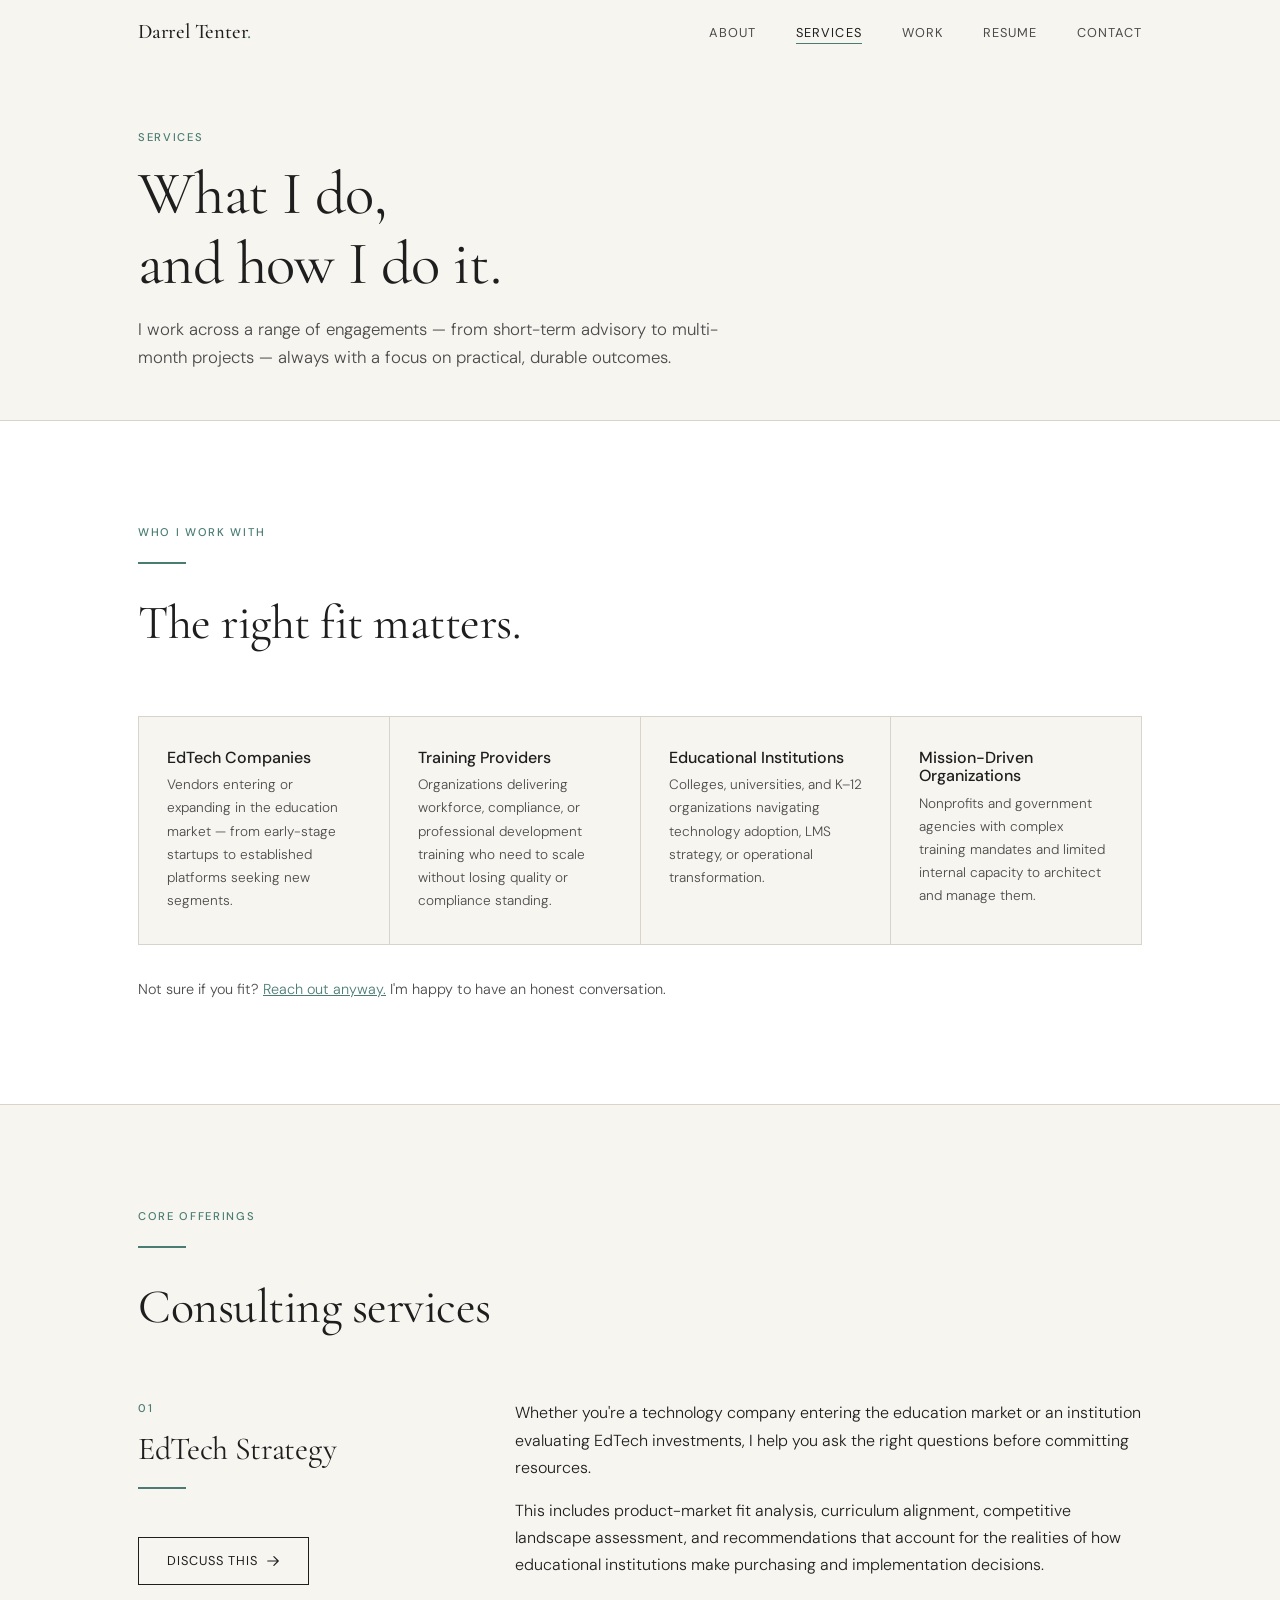
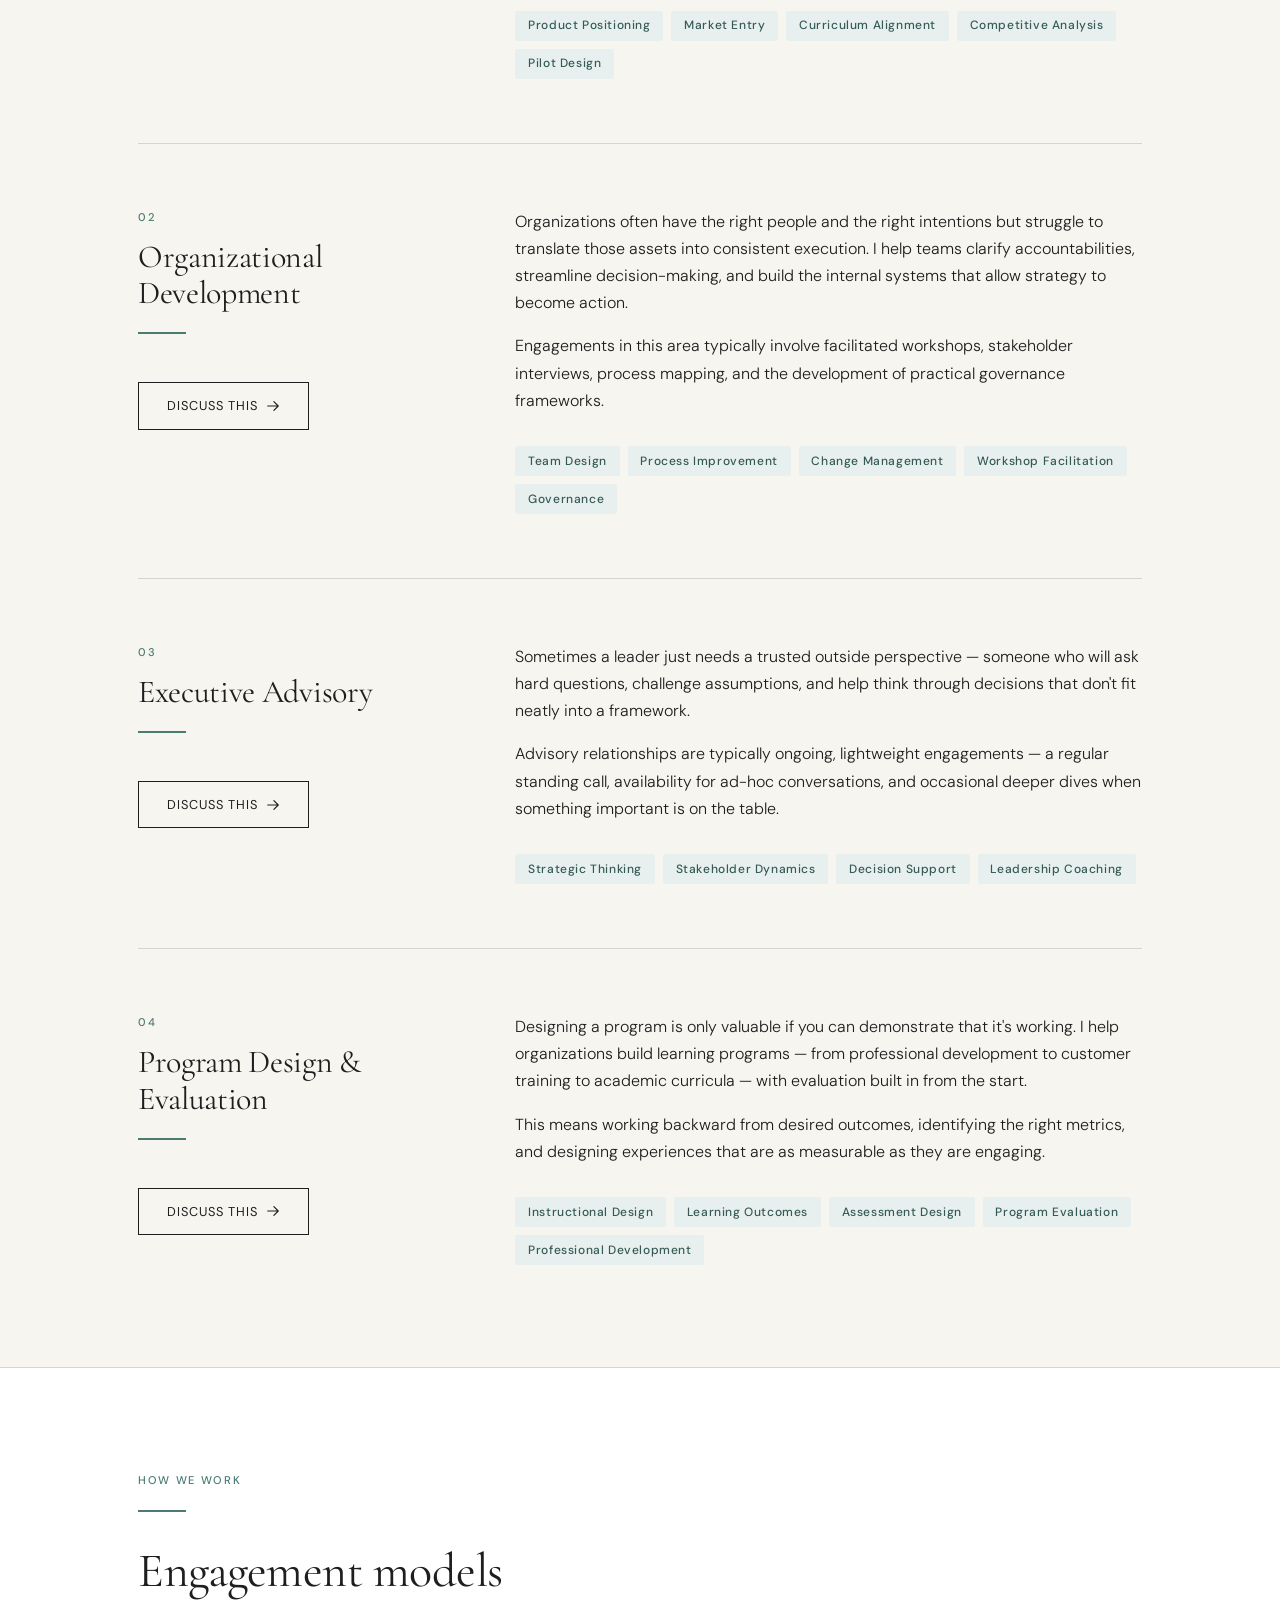
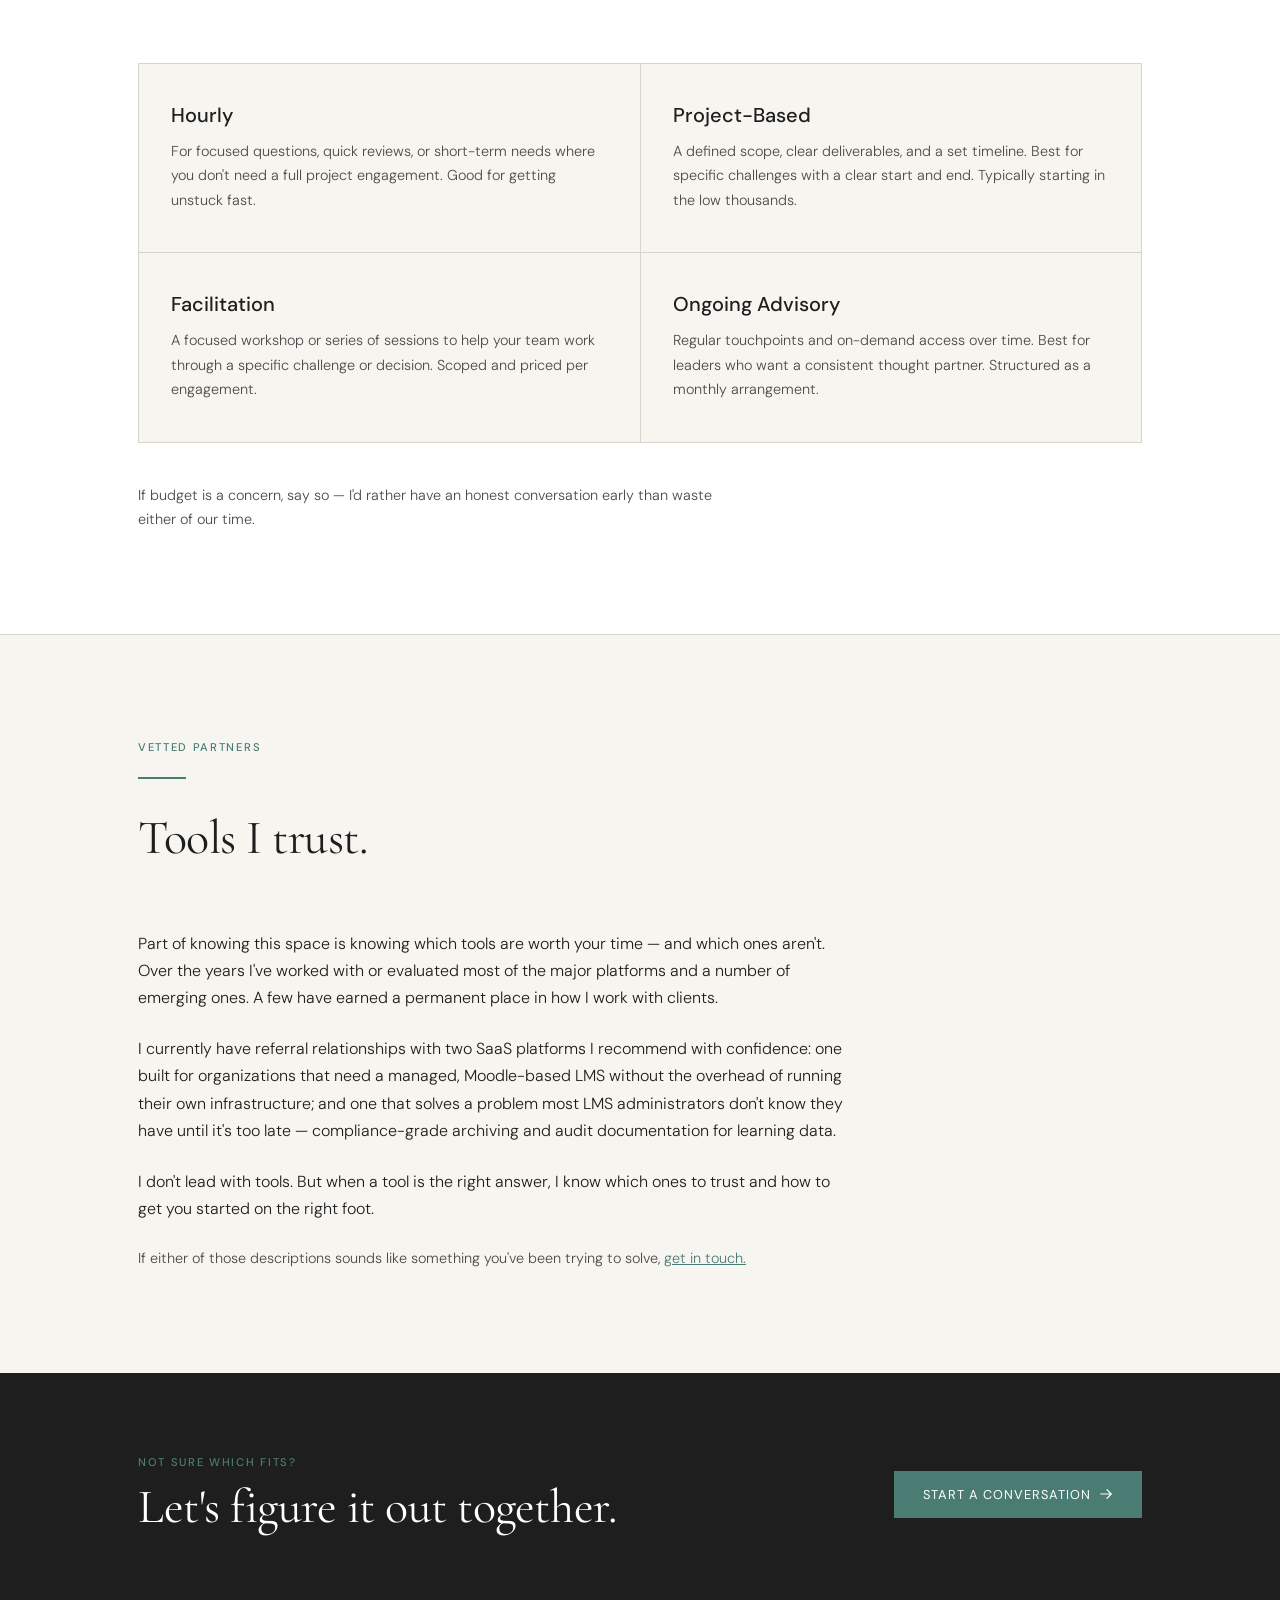
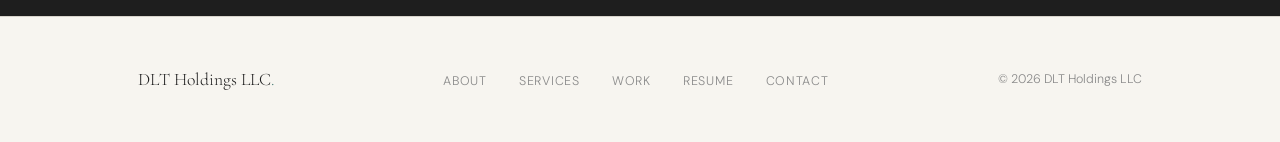
<file: services.html>
<!DOCTYPE html>
<html lang="en">
<head>
  <meta charset="UTF-8">
  <meta name="viewport" content="width=device-width, initial-scale=1.0">
  <meta name="description" content="Consulting services for EdTech companies, training providers, and educational institutions. Specialties include EdTech strategy, LMS architecture, organizational development, and program design.">
  <link rel="icon" type="image/x-icon" href="favicon.ico">
  <title>EdTech Consulting Services — Strategy, LMS Architecture &amp; Program Design</title>
  <link rel="stylesheet" href="css/styles.css">
</head>
<body>

  <nav class="site-nav" role="navigation" aria-label="Main navigation">
    <div class="nav-inner">
      <a href="index.html" class="nav-logo">Darrel Tenter<span>.</span></a>
      <ul class="nav-links">
        <li><a href="about.html">About</a></li>
        <li><a href="services.html">Services</a></li>
        <li><a href="work.html">Work</a></li>
        <li><a href="resume.html">Resume</a></li>
        <li><a href="contact.html">Contact</a></li>
      </ul>
      <button class="nav-toggle" aria-label="Toggle menu" aria-expanded="false">
        <span></span><span></span><span></span>
      </button>
    </div>
  </nav>
  <div class="nav-mobile" role="dialog" aria-label="Mobile navigation">
    <ul>
      <li><a href="about.html">About</a></li>
      <li><a href="services.html">Services</a></li>
      <li><a href="work.html">Work</a></li>
      <li><a href="resume.html">Resume</a></li>
      <li><a href="contact.html">Contact</a></li>
    </ul>
  </div>

  <main>

    <div class="page-hero">
      <div class="container">
        <span class="label">Services</span>
        <h1>What I do,<br>and how I do it.</h1>
        <p>I work across a range of engagements — from short-term advisory to multi-month projects — always with a focus on practical, durable outcomes.</p>
      </div>
    </div>

    <!-- Who I Work With -->
    <section style="background: var(--white); border-bottom: 1px solid var(--rule);">
      <div class="container">
        <div class="section-header fade-up">
          <span class="label">Who I Work With</span>
          <div class="rule"></div>
          <h2>The right fit matters.</h2>
        </div>
        <div class="clients-grid">
          <div class="client-type fade-up">
            <h4>EdTech Companies</h4>
            <p>Vendors entering or expanding in the education market — from early-stage startups to established platforms seeking new segments.</p>
          </div>
          <div class="client-type fade-up">
            <h4>Training Providers</h4>
            <p>Organizations delivering workforce, compliance, or professional development training who need to scale without losing quality or compliance standing.</p>
          </div>
          <div class="client-type fade-up">
            <h4>Educational Institutions</h4>
            <p>Colleges, universities, and K–12 organizations navigating technology adoption, LMS strategy, or operational transformation.</p>
          </div>
          <div class="client-type fade-up">
            <h4>Mission-Driven Organizations</h4>
            <p>Nonprofits and government agencies with complex training mandates and limited internal capacity to architect and manage them.</p>
          </div>
        </div>
        <p style="margin-top: 2rem; font-size: 0.9rem; color: var(--mid);">Not sure if you fit? <a href="contact.html" style="color: var(--accent); text-decoration: underline;">Reach out anyway.</a> I'm happy to have an honest conversation.</p>
      </div>
    </section>

    <!-- Core Services -->
    <section>
      <div class="container">
        <div class="section-header fade-up">
          <span class="label">Core Offerings</span>
          <div class="rule"></div>
          <h2>Consulting services</h2>
        </div>

        <!-- Service 1 -->
        <div style="display: grid; grid-template-columns: 1fr 2fr; gap: 4rem; align-items: start; padding-bottom: 4rem; border-bottom: 1px solid var(--rule); margin-bottom: 4rem;" class="fade-up">
          <div>
            <p class="label" style="margin-bottom: 0.75rem;">01</p>
            <h3>EdTech Strategy</h3>
            <div class="rule"></div>
            <a href="contact.html" class="btn" style="margin-top: 1rem;">Discuss This
              <svg xmlns="http://www.w3.org/2000/svg" fill="none" viewBox="0 0 24 24" stroke-width="2" stroke="currentColor" style="width:14px;height:14px;"><path stroke-linecap="round" stroke-linejoin="round" d="M13.5 4.5 21 12m0 0-7.5 7.5M21 12H3"/></svg>
            </a>
          </div>
          <div>
            <p>
              <!-- PLACEHOLDER: Expand this description with your specific approach and experience. -->
              Whether you're a technology company entering the education market or an institution evaluating EdTech investments, I help you ask the right questions before committing resources.
            </p>
            <p>This includes product-market fit analysis, curriculum alignment, competitive landscape assessment, and recommendations that account for the realities of how educational institutions make purchasing and implementation decisions.</p>
            <div style="margin-top: 2rem; display: flex; flex-wrap: wrap; gap: 0.5rem;">
              <span class="skill-tag">Product Positioning</span>
              <span class="skill-tag">Market Entry</span>
              <span class="skill-tag">Curriculum Alignment</span>
              <span class="skill-tag">Competitive Analysis</span>
              <span class="skill-tag">Pilot Design</span>
            </div>
          </div>
        </div>

        <!-- Service 2 -->
        <div style="display: grid; grid-template-columns: 1fr 2fr; gap: 4rem; align-items: start; padding-bottom: 4rem; border-bottom: 1px solid var(--rule); margin-bottom: 4rem;" class="fade-up">
          <div>
            <p class="label" style="margin-bottom: 0.75rem;">02</p>
            <h3>Organizational Development</h3>
            <div class="rule"></div>
            <a href="contact.html" class="btn" style="margin-top: 1rem;">Discuss This
              <svg xmlns="http://www.w3.org/2000/svg" fill="none" viewBox="0 0 24 24" stroke-width="2" stroke="currentColor" style="width:14px;height:14px;"><path stroke-linecap="round" stroke-linejoin="round" d="M13.5 4.5 21 12m0 0-7.5 7.5M21 12H3"/></svg>
            </a>
          </div>
          <div>
            <p>
              <!-- PLACEHOLDER: Expand with your specific approach. -->
              Organizations often have the right people and the right intentions but struggle to translate those assets into consistent execution. I help teams clarify accountabilities, streamline decision-making, and build the internal systems that allow strategy to become action.
            </p>
            <p>Engagements in this area typically involve facilitated workshops, stakeholder interviews, process mapping, and the development of practical governance frameworks.</p>
            <div style="margin-top: 2rem; display: flex; flex-wrap: wrap; gap: 0.5rem;">
              <span class="skill-tag">Team Design</span>
              <span class="skill-tag">Process Improvement</span>
              <span class="skill-tag">Change Management</span>
              <span class="skill-tag">Workshop Facilitation</span>
              <span class="skill-tag">Governance</span>
            </div>
          </div>
        </div>

        <!-- Service 3 -->
        <div style="display: grid; grid-template-columns: 1fr 2fr; gap: 4rem; align-items: start; padding-bottom: 4rem; border-bottom: 1px solid var(--rule); margin-bottom: 4rem;" class="fade-up">
          <div>
            <p class="label" style="margin-bottom: 0.75rem;">03</p>
            <h3>Executive Advisory</h3>
            <div class="rule"></div>
            <a href="contact.html" class="btn" style="margin-top: 1rem;">Discuss This
              <svg xmlns="http://www.w3.org/2000/svg" fill="none" viewBox="0 0 24 24" stroke-width="2" stroke="currentColor" style="width:14px;height:14px;"><path stroke-linecap="round" stroke-linejoin="round" d="M13.5 4.5 21 12m0 0-7.5 7.5M21 12H3"/></svg>
            </a>
          </div>
          <div>
            <p>
              <!-- PLACEHOLDER: Describe your advisory style and what clients get. -->
              Sometimes a leader just needs a trusted outside perspective — someone who will ask hard questions, challenge assumptions, and help think through decisions that don't fit neatly into a framework.
            </p>
            <p>Advisory relationships are typically ongoing, lightweight engagements — a regular standing call, availability for ad-hoc conversations, and occasional deeper dives when something important is on the table.</p>
            <div style="margin-top: 2rem; display: flex; flex-wrap: wrap; gap: 0.5rem;">
              <span class="skill-tag">Strategic Thinking</span>
              <span class="skill-tag">Stakeholder Dynamics</span>
              <span class="skill-tag">Decision Support</span>
              <span class="skill-tag">Leadership Coaching</span>
            </div>
          </div>
        </div>

        <!-- Service 4 -->
        <div style="display: grid; grid-template-columns: 1fr 2fr; gap: 4rem; align-items: start;" class="fade-up">
          <div>
            <p class="label" style="margin-bottom: 0.75rem;">04</p>
            <h3>Program Design &amp; Evaluation</h3>
            <div class="rule"></div>
            <a href="contact.html" class="btn" style="margin-top: 1rem;">Discuss This
              <svg xmlns="http://www.w3.org/2000/svg" fill="none" viewBox="0 0 24 24" stroke-width="2" stroke="currentColor" style="width:14px;height:14px;"><path stroke-linecap="round" stroke-linejoin="round" d="M13.5 4.5 21 12m0 0-7.5 7.5M21 12H3"/></svg>
            </a>
          </div>
          <div>
            <p>
              <!-- PLACEHOLDER: Expand on your program design experience. -->
              Designing a program is only valuable if you can demonstrate that it's working. I help organizations build learning programs — from professional development to customer training to academic curricula — with evaluation built in from the start.
            </p>
            <p>This means working backward from desired outcomes, identifying the right metrics, and designing experiences that are as measurable as they are engaging.</p>
            <div style="margin-top: 2rem; display: flex; flex-wrap: wrap; gap: 0.5rem;">
              <span class="skill-tag">Instructional Design</span>
              <span class="skill-tag">Learning Outcomes</span>
              <span class="skill-tag">Assessment Design</span>
              <span class="skill-tag">Program Evaluation</span>
              <span class="skill-tag">Professional Development</span>
            </div>
          </div>
        </div>

      </div>
    </section>

    <!-- How We Work -->
    <section style="background: var(--white); border-top: 1px solid var(--rule);">
      <div class="container">
        <div class="section-header fade-up">
          <span class="label">How We Work</span>
          <div class="rule"></div>
          <h2>Engagement models</h2>
        </div>
        <div class="services-grid" style="grid-template-columns: repeat(2, 1fr);">
          <div class="service-item fade-up">
            <h4>Hourly</h4>
            <p>For focused questions, quick reviews, or short-term needs where you don't need a full project engagement. Good for getting unstuck fast.</p>
          </div>
          <div class="service-item fade-up">
            <h4>Project-Based</h4>
            <p>A defined scope, clear deliverables, and a set timeline. Best for specific challenges with a clear start and end. Typically starting in the low thousands.</p>
          </div>
          <div class="service-item fade-up">
            <h4>Facilitation</h4>
            <p>A focused workshop or series of sessions to help your team work through a specific challenge or decision. Scoped and priced per engagement.</p>
          </div>
          <div class="service-item fade-up">
            <h4>Ongoing Advisory</h4>
            <p>Regular touchpoints and on-demand access over time. Best for leaders who want a consistent thought partner. Structured as a monthly arrangement.</p>
          </div>
        </div>
        <p style="margin-top: 2.5rem; font-size: 0.9rem; color: var(--mid); max-width: 60ch;">If budget is a concern, say so — I'd rather have an honest conversation early than waste either of our time.</p>
      </div>
    </section>

    <!-- Tools I Trust -->
    <section style="border-top: 1px solid var(--rule);">
      <div class="container">
        <div class="section-header fade-up">
          <span class="label">Vetted Partners</span>
          <div class="rule"></div>
          <h2>Tools I trust.</h2>
        </div>
        <div style="max-width: 72ch;" class="fade-up">
          <p>Part of knowing this space is knowing which tools are worth your time — and which ones aren't. Over the years I've worked with or evaluated most of the major platforms and a number of emerging ones. A few have earned a permanent place in how I work with clients.</p>
          <p style="margin-top: 1.5rem;">I currently have referral relationships with two SaaS platforms I recommend with confidence: one built for organizations that need a managed, Moodle-based LMS without the overhead of running their own infrastructure; and one that solves a problem most LMS administrators don't know they have until it's too late — compliance-grade archiving and audit documentation for learning data.</p>
          <p style="margin-top: 1.5rem;">I don't lead with tools. But when a tool is the right answer, I know which ones to trust and how to get you started on the right foot.</p>
          <p style="margin-top: 1.5rem; font-size: 0.9rem; color: var(--mid);">If either of those descriptions sounds like something you've been trying to solve, <a href="contact.html" style="color: var(--accent); text-decoration: underline;">get in touch.</a></p>
        </div>
      </div>
    </section>

    <!-- CTA -->
    <section style="background: var(--charcoal); color: var(--cream); padding: 5rem 0;">
      <div class="container">
        <div style="display: flex; align-items: center; justify-content: space-between; flex-wrap: wrap; gap: 2rem;">
          <div>
            <p class="label" style="color: var(--accent);">Not sure which fits?</p>
            <h2 style="color: var(--white); margin-top: 0.5rem;">Let's figure it out together.</h2>
          </div>
          <a href="contact.html" class="btn btn-accent" style="flex-shrink: 0;">
            Start a Conversation
            <svg xmlns="http://www.w3.org/2000/svg" fill="none" viewBox="0 0 24 24" stroke-width="2" stroke="currentColor" style="width:14px;height:14px;"><path stroke-linecap="round" stroke-linejoin="round" d="M13.5 4.5 21 12m0 0-7.5 7.5M21 12H3"/></svg>
          </a>
        </div>
      </div>
    </section>

  </main>

  <footer class="site-footer">
    <div class="container">
      <div class="footer-inner">
        <div class="footer-logo">DLT Holdings LLC<span>.</span></div>
        <ul class="footer-nav">
          <li><a href="about.html">About</a></li>
          <li><a href="services.html">Services</a></li>
          <li><a href="work.html">Work</a></li>
          <li><a href="resume.html">Resume</a></li>
          <li><a href="contact.html">Contact</a></li>
        </ul>
        <p class="footer-copy">&copy; <span class="footer-year"></span> DLT Holdings LLC</p>
      </div>
    </div>
  </footer>

  <script src="js/main.js"></script>
</body>
</html>
</file>
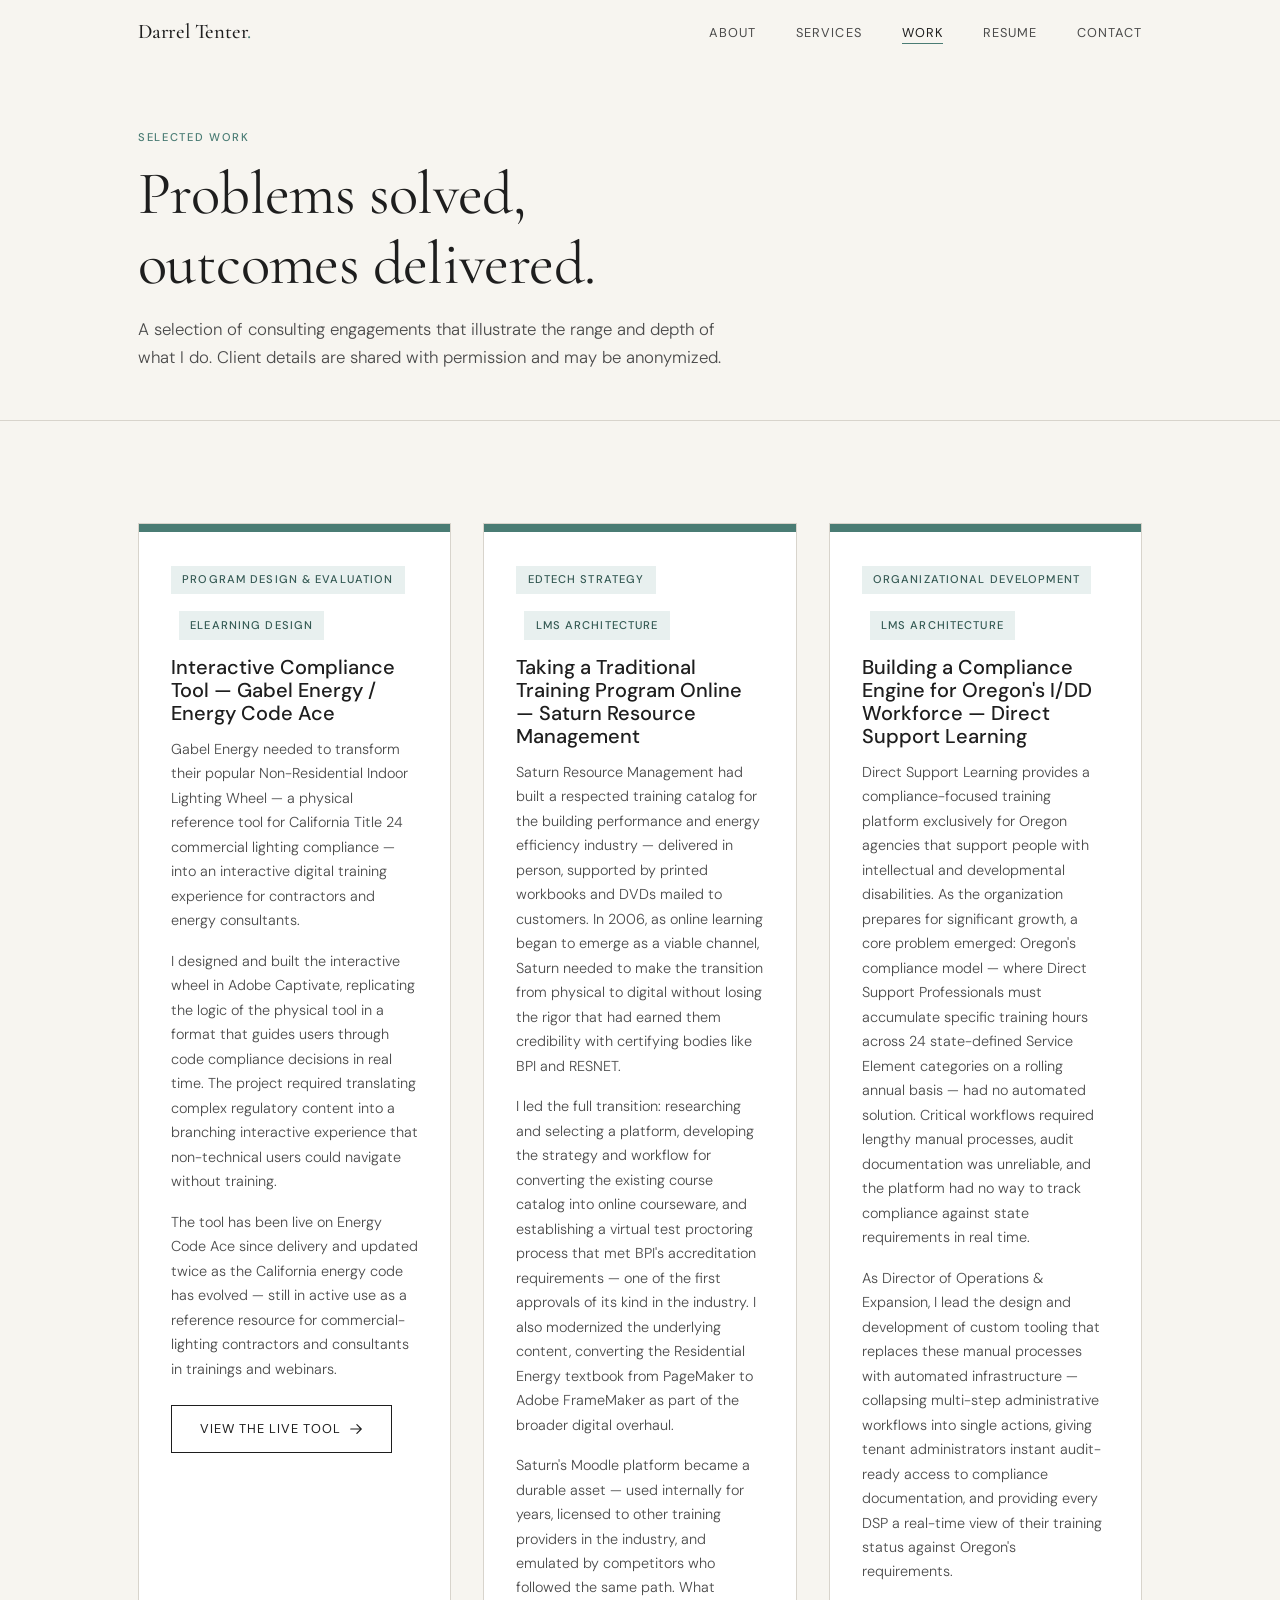
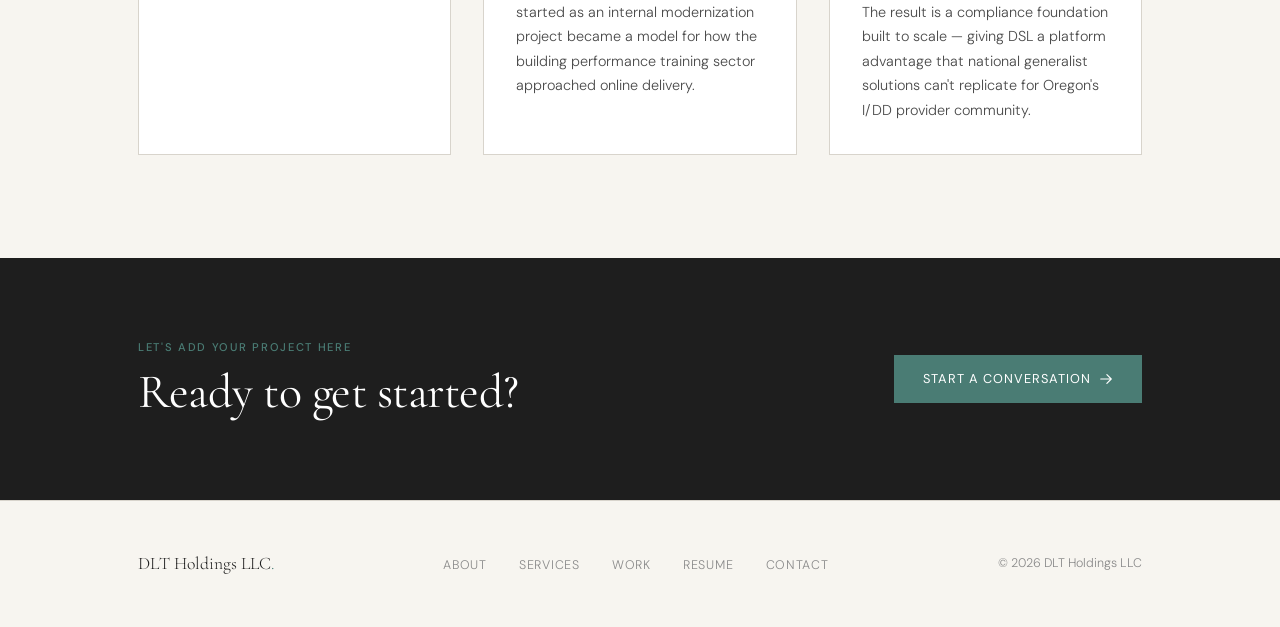
<file: work.html>
<!DOCTYPE html>
<html lang="en">
<head>
  <meta charset="UTF-8">
  <meta name="viewport" content="width=device-width, initial-scale=1.0">
  <meta name="description" content="A selection of consulting engagements illustrating the range and depth of Darrel Tenter's work in EdTech strategy, LMS implementation, and organizational scaling.">
  <link rel="icon" type="image/x-icon" href="favicon.ico">
  <title>Selected Work — EdTech Consulting Engagements | Darrel Tenter</title>
  <link rel="stylesheet" href="css/styles.css">
</head>
<body>

  <nav class="site-nav" role="navigation" aria-label="Main navigation">
    <div class="nav-inner">
      <a href="index.html" class="nav-logo">Darrel Tenter<span>.</span></a>
      <ul class="nav-links">
        <li><a href="about.html">About</a></li>
        <li><a href="services.html">Services</a></li>
        <li><a href="work.html">Work</a></li>
        <li><a href="resume.html">Resume</a></li>
        <li><a href="contact.html">Contact</a></li>
      </ul>
      <button class="nav-toggle" aria-label="Toggle menu" aria-expanded="false">
        <span></span><span></span><span></span>
      </button>
    </div>
  </nav>
  <div class="nav-mobile" role="dialog" aria-label="Mobile navigation">
    <ul>
      <li><a href="about.html">About</a></li>
      <li><a href="services.html">Services</a></li>
      <li><a href="work.html">Work</a></li>
      <li><a href="resume.html">Resume</a></li>
      <li><a href="contact.html">Contact</a></li>
    </ul>
  </div>

  <main>

    <div class="page-hero">
      <div class="container">
        <span class="label">Selected Work</span>
        <h1>Problems solved,<br>outcomes delivered.</h1>
        <p>A selection of consulting engagements that illustrate the range and depth of what I do. Client details are shared with permission and may be anonymized.</p>
      </div>
    </div>

    <section>
      <div class="container">

        <div class="work-grid">

          <!-- Case Study: Gabel Energy -->
          <div class="case-card fade-up">
            <div class="case-card-header"></div>
            <div class="case-card-body">
              <span class="case-card-tag">Program Design &amp; Evaluation</span>
              <span class="case-card-tag" style="margin-left: 0.5rem;">eLearning Design</span>
              <h4>Interactive Compliance Tool — Gabel Energy / Energy Code Ace</h4>
              <p>Gabel Energy needed to transform their popular Non-Residential Indoor Lighting Wheel — a physical reference tool for California Title 24 commercial lighting compliance — into an interactive digital training experience for contractors and energy consultants.</p>
              <p>I designed and built the interactive wheel in Adobe Captivate, replicating the logic of the physical tool in a format that guides users through code compliance decisions in real time. The project required translating complex regulatory content into a branching interactive experience that non-technical users could navigate without training.</p>
              <p>The tool has been live on Energy Code Ace since delivery and updated twice as the California energy code has evolved — still in active use as a reference resource for commercial-lighting contractors and consultants in trainings and webinars.</p>
              <a href="https://energycodeace.com/NonresIndoorLightingWheel" target="_blank" rel="noopener noreferrer" class="btn" style="margin-top: 1.5rem; display: inline-flex;">
                View the live tool
                <svg xmlns="http://www.w3.org/2000/svg" fill="none" viewBox="0 0 24 24" stroke-width="2" stroke="currentColor" style="width:14px;height:14px;"><path stroke-linecap="round" stroke-linejoin="round" d="M13.5 4.5 21 12m0 0-7.5 7.5M21 12H3"/></svg>
              </a>
            </div>
          </div>

          <!-- Case Study: Saturn Resource Management -->
          <div class="case-card fade-up">
            <div class="case-card-header"></div>
            <div class="case-card-body">
              <span class="case-card-tag">EdTech Strategy</span>
              <span class="case-card-tag" style="margin-left: 0.5rem;">LMS Architecture</span>
              <h4>Taking a Traditional Training Program Online — Saturn Resource Management</h4>
              <p>Saturn Resource Management had built a respected training catalog for the building performance and energy efficiency industry — delivered in person, supported by printed workbooks and DVDs mailed to customers. In 2006, as online learning began to emerge as a viable channel, Saturn needed to make the transition from physical to digital without losing the rigor that had earned them credibility with certifying bodies like BPI and RESNET.</p>
              <p>I led the full transition: researching and selecting a platform, developing the strategy and workflow for converting the existing course catalog into online courseware, and establishing a virtual test proctoring process that met BPI's accreditation requirements — one of the first approvals of its kind in the industry. I also modernized the underlying content, converting the Residential Energy textbook from PageMaker to Adobe FrameMaker as part of the broader digital overhaul.</p>
              <p>Saturn's Moodle platform became a durable asset — used internally for years, licensed to other training providers in the industry, and emulated by competitors who followed the same path. What started as an internal modernization project became a model for how the building performance training sector approached online delivery.</p>
            </div>
          </div>

          <!-- Case Study: Direct Support Learning -->
          <div class="case-card fade-up">
            <div class="case-card-header"></div>
            <div class="case-card-body">
              <span class="case-card-tag">Organizational Development</span>
              <span class="case-card-tag" style="margin-left: 0.5rem;">LMS Architecture</span>
              <h4>Building a Compliance Engine for Oregon's I/DD Workforce — Direct Support Learning</h4>
              <p>Direct Support Learning provides a compliance-focused training platform exclusively for Oregon agencies that support people with intellectual and developmental disabilities. As the organization prepares for significant growth, a core problem emerged: Oregon's compliance model — where Direct Support Professionals must accumulate specific training hours across 24 state-defined Service Element categories on a rolling annual basis — had no automated solution. Critical workflows required lengthy manual processes, audit documentation was unreliable, and the platform had no way to track compliance against state requirements in real time.</p>
              <p>As Director of Operations &amp; Expansion, I lead the design and development of custom tooling that replaces these manual processes with automated infrastructure — collapsing multi-step administrative workflows into single actions, giving tenant administrators instant audit-ready access to compliance documentation, and providing every DSP a real-time view of their training status against Oregon's requirements.</p>
              <p>The result is a compliance foundation built to scale — giving DSL a platform advantage that national generalist solutions can't replicate for Oregon's I/DD provider community.</p>
            </div>
          </div>

        </div>

      </div>
    </section>

    <!-- CTA -->
    <section style="background: var(--charcoal); color: var(--cream); padding: 5rem 0;">
      <div class="container">
        <div style="display: flex; align-items: center; justify-content: space-between; flex-wrap: wrap; gap: 2rem;">
          <div>
            <p class="label" style="color: var(--accent);">Let's add your project here</p>
            <h2 style="color: var(--white); margin-top: 0.5rem;">Ready to get started?</h2>
          </div>
          <a href="contact.html" class="btn btn-accent" style="flex-shrink: 0;">
            Start a Conversation
            <svg xmlns="http://www.w3.org/2000/svg" fill="none" viewBox="0 0 24 24" stroke-width="2" stroke="currentColor" style="width:14px;height:14px;"><path stroke-linecap="round" stroke-linejoin="round" d="M13.5 4.5 21 12m0 0-7.5 7.5M21 12H3"/></svg>
          </a>
        </div>
      </div>
    </section>

  </main>

  <footer class="site-footer">
    <div class="container">
      <div class="footer-inner">
        <div class="footer-logo">DLT Holdings LLC<span>.</span></div>
        <ul class="footer-nav">
          <li><a href="about.html">About</a></li>
          <li><a href="services.html">Services</a></li>
          <li><a href="work.html">Work</a></li>
          <li><a href="resume.html">Resume</a></li>
          <li><a href="contact.html">Contact</a></li>
        </ul>
        <p class="footer-copy">&copy; <span class="footer-year"></span> DLT Holdings LLC</p>
      </div>
    </div>
  </footer>

  <script src="js/main.js"></script>
</body>
</html>
</file>
<file: css/styles.css>
/* ============================================
   DLT Holdings LLC — Main Stylesheet
   darreltenter.com
   ============================================ */

@import url('https://fonts.googleapis.com/css2?family=Cormorant+Garamond:ital,wght@0,300;0,400;0,500;0,600;1,300;1,400&family=DM+Sans:wght@300;400;500&display=swap');

/* ── Variables ── */
:root {
  --cream:       #f7f5f0;
  --white:       #ffffff;
  --charcoal:    #1e1e1e;
  --mid:         #4a4a4a;
  --muted:       #8a8a8a;
  --rule:        #d8d4cc;
  --accent:      #4a7c74;
  --accent-light:#e8f0ef;
  --accent-dark: #355a54;

  --font-display: 'Cormorant Garamond', Georgia, serif;
  --font-body:    'DM Sans', system-ui, sans-serif;

  --max-width: 1100px;
  --gap:       clamp(1.5rem, 4vw, 3rem);
  --section:   clamp(4rem, 8vw, 8rem);
}

/* ── Reset ── */
*, *::before, *::after { box-sizing: border-box; margin: 0; padding: 0; }
html { scroll-behavior: smooth; }
body {
  background: var(--cream);
  color: var(--charcoal);
  font-family: var(--font-body);
  font-size: 1rem;
  font-weight: 300;
  line-height: 1.7;
  -webkit-font-smoothing: antialiased;
}
img { display: block; max-width: 100%; }
a { color: inherit; text-decoration: none; }

/* ── Typography ── */
h1, h2, h3, h4 {
  font-family: var(--font-display);
  font-weight: 400;
  line-height: 1.15;
  letter-spacing: -0.01em;
}
h1 { font-size: clamp(2.8rem, 6vw, 5rem); }
h2 { font-size: clamp(2rem, 4vw, 3rem); }
h3 { font-size: clamp(1.4rem, 2.5vw, 2rem); }
h4 { font-size: 1.25rem; font-weight: 500; font-family: var(--font-body); letter-spacing: 0; }

p { max-width: 65ch; }
p + p { margin-top: 1rem; }

.label {
  font-family: var(--font-body);
  font-size: 0.7rem;
  font-weight: 500;
  letter-spacing: 0.15em;
  text-transform: uppercase;
  color: var(--accent);
}

/* ── Layout ── */
.container {
  width: 100%;
  max-width: var(--max-width);
  margin: 0 auto;
  padding: 0 var(--gap);
}

section {
  padding: var(--section) 0;
}

.rule {
  width: 48px;
  height: 2px;
  background: var(--accent);
  margin: 1.25rem 0 2rem;
}

/* ── Navigation ── */
.site-nav {
  position: fixed;
  top: 0;
  left: 0;
  right: 0;
  z-index: 100;
  background: rgba(247, 245, 240, 0.92);
  backdrop-filter: blur(10px);
  -webkit-backdrop-filter: blur(10px);
  border-bottom: 1px solid transparent;
  transition: border-color 0.3s;
}
.site-nav.scrolled {
  border-bottom-color: var(--rule);
}
.nav-inner {
  display: flex;
  align-items: center;
  justify-content: space-between;
  height: 64px;
  max-width: var(--max-width);
  margin: 0 auto;
  padding: 0 var(--gap);
}
.nav-logo {
  font-family: var(--font-display);
  font-size: 1.3rem;
  font-weight: 500;
  letter-spacing: -0.01em;
  color: var(--charcoal);
  transition: color 0.2s;
}
.nav-logo:hover { color: var(--accent); }
.nav-logo span { color: var(--accent); }

.nav-links {
  display: flex;
  gap: 2.5rem;
  list-style: none;
}
.nav-links a {
  font-size: 0.8rem;
  font-weight: 400;
  letter-spacing: 0.08em;
  text-transform: uppercase;
  color: var(--mid);
  transition: color 0.2s;
  position: relative;
}
.nav-links a::after {
  content: '';
  position: absolute;
  bottom: -3px;
  left: 0;
  width: 0;
  height: 1px;
  background: var(--accent);
  transition: width 0.2s;
}
.nav-links a:hover { color: var(--charcoal); }
.nav-links a:hover::after { width: 100%; }
.nav-links a.active { color: var(--charcoal); }
.nav-links a.active::after { width: 100%; }

/* Hamburger */
.nav-toggle {
  display: none;
  flex-direction: column;
  gap: 5px;
  cursor: pointer;
  padding: 4px;
  background: none;
  border: none;
}
.nav-toggle span {
  display: block;
  width: 24px;
  height: 1.5px;
  background: var(--charcoal);
  transition: all 0.25s;
}
.nav-toggle.open span:nth-child(1) { transform: translateY(6.5px) rotate(45deg); }
.nav-toggle.open span:nth-child(2) { opacity: 0; }
.nav-toggle.open span:nth-child(3) { transform: translateY(-6.5px) rotate(-45deg); }

/* Mobile nav */
.nav-mobile {
  display: none;
  position: fixed;
  top: 64px;
  left: 0;
  right: 0;
  background: var(--cream);
  border-bottom: 1px solid var(--rule);
  padding: 1.5rem var(--gap) 2rem;
  z-index: 99;
  transform: translateY(-10px);
  opacity: 0;
  transition: all 0.25s ease;
  pointer-events: none;
}
.nav-mobile.open {
  transform: translateY(0);
  opacity: 1;
  pointer-events: all;
}
.nav-mobile ul {
  list-style: none;
  display: flex;
  flex-direction: column;
  gap: 1.25rem;
}
.nav-mobile a {
  font-size: 1.1rem;
  font-family: var(--font-display);
  color: var(--charcoal);
}

/* ── Buttons ── */
.btn {
  display: inline-flex;
  align-items: center;
  gap: 0.5rem;
  padding: 0.75rem 1.75rem;
  font-family: var(--font-body);
  font-size: 0.8rem;
  font-weight: 400;
  letter-spacing: 0.08em;
  text-transform: uppercase;
  border: 1.5px solid var(--charcoal);
  background: transparent;
  color: var(--charcoal);
  cursor: pointer;
  transition: all 0.25s;
}
.btn:hover {
  background: var(--charcoal);
  color: var(--cream);
}
.btn-accent {
  background: var(--accent);
  border-color: var(--accent);
  color: var(--white);
}
.btn-accent:hover {
  background: var(--accent-dark);
  border-color: var(--accent-dark);
  color: var(--white);
}
.btn svg {
  width: 14px;
  height: 14px;
  transition: transform 0.2s;
}
.btn:hover svg { transform: translateX(3px); }

/* ── Hero (home page) ── */
.hero {
  padding-top: calc(64px + var(--section));
  padding-bottom: var(--section);
  min-height: 90vh;
  display: flex;
  align-items: center;
}
.hero-inner {
  display: grid;
  grid-template-columns: 1fr 1fr;
  gap: 4rem;
  align-items: center;
}
.hero-eyebrow {
  display: flex;
  align-items: center;
  gap: 1rem;
  margin-bottom: 1.5rem;
}
.hero-eyebrow::before {
  content: '';
  display: block;
  width: 32px;
  height: 1.5px;
  background: var(--accent);
}
.hero h1 {
  margin-bottom: 1.5rem;
}
.hero h1 em {
  font-style: italic;
  color: var(--accent);
}
.hero-sub {
  font-size: 1.1rem;
  color: var(--mid);
  margin-bottom: 2.5rem;
  max-width: 48ch;
}
.hero-actions {
  display: flex;
  gap: 1rem;
  flex-wrap: wrap;
}
.hero-visual {
  display: flex;
  justify-content: flex-end;
}
.hero-card {
  background: var(--white);
  border: 1px solid var(--rule);
  padding: 2.5rem;
  max-width: 340px;
  width: 100%;
  position: relative;
}
.hero-card::before {
  content: '';
  position: absolute;
  top: -8px;
  left: -8px;
  right: 8px;
  bottom: 8px;
  border: 1px solid var(--accent);
  z-index: -1;
}
.hero-card-label {
  margin-bottom: 1.5rem;
}
.hero-card ul {
  list-style: none;
  display: flex;
  flex-direction: column;
  gap: 0.75rem;
}
.hero-card li {
  display: flex;
  align-items: flex-start;
  gap: 0.75rem;
  font-size: 0.9rem;
  color: var(--mid);
}
.hero-card li::before {
  content: '→';
  color: var(--accent);
  font-size: 0.85rem;
  margin-top: 0.05em;
  flex-shrink: 0;
}

/* ── Section Headers ── */
.section-header {
  margin-bottom: clamp(2.5rem, 5vw, 4rem);
}
.section-header .label {
  display: block;
  margin-bottom: 0.75rem;
}

/* ── Services Grid ── */
.services-grid {
  display: grid;
  grid-template-columns: repeat(auto-fit, minmax(280px, 1fr));
  gap: 1px;
  background: var(--rule);
  border: 1px solid var(--rule);
}
.service-item {
  background: var(--cream);
  padding: 2.5rem 2rem;
  transition: background 0.25s;
}
.service-item:hover {
  background: var(--white);
}
.service-icon {
  width: 36px;
  height: 36px;
  margin-bottom: 1.25rem;
  color: var(--accent);
}
.service-item h4 {
  margin-bottom: 0.75rem;
}
.service-item p {
  font-size: 0.9rem;
  color: var(--mid);
}

/* ── Work / Case Studies ── */
.work-grid {
  display: grid;
  grid-template-columns: repeat(auto-fit, minmax(300px, 1fr));
  gap: 2rem;
}
.case-card {
  background: var(--white);
  border: 1px solid var(--rule);
  overflow: hidden;
  transition: transform 0.25s, box-shadow 0.25s;
}
.case-card:hover {
  transform: translateY(-4px);
  box-shadow: 0 12px 40px rgba(0,0,0,0.07);
}
.case-card-header {
  height: 8px;
  background: var(--accent);
}
.case-card-body {
  padding: 2rem;
}
.case-card-tag {
  display: inline-block;
  background: var(--accent-light);
  color: var(--accent-dark);
  font-size: 0.7rem;
  font-weight: 500;
  letter-spacing: 0.1em;
  text-transform: uppercase;
  padding: 0.3rem 0.7rem;
  margin-bottom: 1rem;
}
.case-card h4 {
  margin-bottom: 0.75rem;
}
.case-card p {
  font-size: 0.9rem;
  color: var(--mid);
}
.case-card-coming {
  margin-top: 1.5rem;
  font-size: 0.75rem;
  letter-spacing: 0.08em;
  text-transform: uppercase;
  color: var(--muted);
}

/* ── About ── */
.about-grid {
  display: grid;
  grid-template-columns: 1fr 2fr;
  gap: 4rem;
  align-items: start;
}
.about-sidebar {
  position: sticky;
  top: 100px;
}
.about-photo {
  width: 100%;
  aspect-ratio: 3/4;
  background: var(--rule);
  position: relative;
  overflow: hidden;
}
.about-photo img {
  width: 100%;
  height: 100%;
  object-fit: cover;
}
.about-photo-placeholder {
  width: 100%;
  height: 100%;
  display: flex;
  align-items: center;
  justify-content: center;
  color: var(--muted);
  font-size: 0.8rem;
  letter-spacing: 0.08em;
  text-transform: uppercase;
  background: var(--white);
  border: 1px solid var(--rule);
}
.about-content h2 { margin-bottom: 0.5rem; }
.about-content .rule { margin: 1.25rem 0 2rem; }

/* ── Resume ── */
.resume-section {
  margin-bottom: 3rem;
  padding-bottom: 3rem;
  border-bottom: 1px solid var(--rule);
}
.resume-section:last-child {
  border-bottom: none;
}
.resume-section h3 {
  font-size: 1.5rem;
  margin-bottom: 1.5rem;
}
.resume-entry {
  display: grid;
  grid-template-columns: 200px 1fr;
  gap: 2rem;
  margin-bottom: 2rem;
}
.resume-entry:last-child { margin-bottom: 0; }
.resume-meta {
  text-align: right;
}
.resume-meta time {
  display: block;
  font-size: 0.8rem;
  font-weight: 400;
  letter-spacing: 0.05em;
  color: var(--muted);
  margin-bottom: 0.25rem;
}
.resume-meta .org {
  font-size: 0.85rem;
  color: var(--mid);
  font-weight: 500;
}
.resume-body h4 { margin-bottom: 0.5rem; }
.resume-body p { font-size: 0.9rem; color: var(--mid); }
.resume-skills {
  display: flex;
  flex-wrap: wrap;
  gap: 0.5rem;
  margin-top: 1rem;
}
.skill-tag {
  background: var(--accent-light);
  color: var(--accent-dark);
  font-size: 0.75rem;
  font-weight: 500;
  letter-spacing: 0.05em;
  padding: 0.3rem 0.8rem;
  border-radius: 2px;
}

/* ── Contact ── */
.contact-grid {
  display: grid;
  grid-template-columns: 1fr 1.5fr;
  gap: 5rem;
  align-items: start;
}
.contact-info h3 {
  font-size: 1.5rem;
  margin-bottom: 0.5rem;
}
.contact-info p {
  color: var(--mid);
  font-size: 0.95rem;
  margin-bottom: 2rem;
}
.contact-detail {
  display: flex;
  flex-direction: column;
  gap: 1rem;
  margin-bottom: 2rem;
}
.contact-detail a {
  display: flex;
  align-items: center;
  gap: 0.75rem;
  font-size: 0.9rem;
  color: var(--mid);
  transition: color 0.2s;
}
.contact-detail a:hover { color: var(--accent); }
.contact-detail svg {
  width: 16px;
  height: 16px;
  color: var(--accent);
  flex-shrink: 0;
}

/* Form */
.contact-form {
  display: flex;
  flex-direction: column;
  gap: 1.25rem;
}
.form-row {
  display: grid;
  grid-template-columns: 1fr 1fr;
  gap: 1.25rem;
}
.form-group {
  display: flex;
  flex-direction: column;
  gap: 0.4rem;
}
.form-group label {
  font-size: 0.72rem;
  font-weight: 500;
  letter-spacing: 0.1em;
  text-transform: uppercase;
  color: var(--mid);
}
.form-group input,
.form-group textarea,
.form-group select {
  background: var(--white);
  border: 1px solid var(--rule);
  padding: 0.75rem 1rem;
  font-family: var(--font-body);
  font-size: 0.95rem;
  font-weight: 300;
  color: var(--charcoal);
  outline: none;
  transition: border-color 0.2s;
  border-radius: 0;
  -webkit-appearance: none;
}
.form-group input:focus,
.form-group textarea:focus,
.form-group select:focus {
  border-color: var(--accent);
}
.form-group textarea {
  resize: vertical;
  min-height: 130px;
}
.form-success {
  display: none;
  background: var(--accent-light);
  border: 1px solid var(--accent);
  padding: 1rem 1.25rem;
  color: var(--accent-dark);
  font-size: 0.9rem;
}

/* ── Page Hero (inner pages) ── */
.page-hero {
  padding-top: calc(64px + 4rem);
  padding-bottom: 3rem;
  border-bottom: 1px solid var(--rule);
}
.page-hero .label { display: block; margin-bottom: 0.75rem; }
.page-hero h1 { font-size: clamp(2.2rem, 5vw, 3.8rem); }
.page-hero p {
  color: var(--mid);
  font-size: 1.05rem;
  max-width: 56ch;
  margin-top: 1rem;
}

/* ── Footer ── */
.site-footer {
  border-top: 1px solid var(--rule);
  padding: 3rem 0;
  margin-top: 0;
}
.footer-inner {
  display: flex;
  align-items: center;
  justify-content: space-between;
  flex-wrap: wrap;
  gap: 1.5rem;
}
.footer-logo {
  font-family: var(--font-display);
  font-size: 1.1rem;
  color: var(--charcoal);
}
.footer-logo span { color: var(--accent); }
.footer-nav {
  display: flex;
  gap: 2rem;
  list-style: none;
}
.footer-nav a {
  font-size: 0.78rem;
  letter-spacing: 0.06em;
  text-transform: uppercase;
  color: var(--muted);
  transition: color 0.2s;
}
.footer-nav a:hover { color: var(--charcoal); }
.footer-copy {
  font-size: 0.78rem;
  color: var(--muted);
}

/* ── Animations ── */
.fade-up {
  opacity: 0;
  transform: translateY(24px);
  transition: opacity 0.6s ease, transform 0.6s ease;
}
.fade-up.visible {
  opacity: 1;
  transform: translateY(0);
}
.fade-up:nth-child(2) { transition-delay: 0.1s; }
.fade-up:nth-child(3) { transition-delay: 0.2s; }
.fade-up:nth-child(4) { transition-delay: 0.3s; }

/* ── Responsive ── */
@media (max-width: 768px) {
  .nav-links { display: none; }
  .nav-toggle { display: flex; }
  .nav-mobile { display: block; }

  .hero-inner {
    grid-template-columns: 1fr;
    gap: 2.5rem;
  }
  .hero-visual { justify-content: flex-start; }
  .hero-card { max-width: 100%; }
  .hero-card::before { display: none; }

  .about-grid {
    grid-template-columns: 1fr;
    gap: 2.5rem;
  }
  .about-sidebar { position: static; }
  .about-photo { max-width: 280px; aspect-ratio: 1/1; }

  .contact-grid {
    grid-template-columns: 1fr;
    gap: 3rem;
  }

  .resume-entry {
    grid-template-columns: 1fr;
    gap: 0.5rem;
  }
  .resume-meta { text-align: left; }

  .form-row { grid-template-columns: 1fr; }

  .footer-inner { flex-direction: column; align-items: flex-start; gap: 1rem; }
  .footer-nav { flex-wrap: wrap; gap: 1rem; }
}

@media (max-width: 480px) {
  .hero-actions { flex-direction: column; }
  .btn { width: 100%; justify-content: center; }
}

/* ── Testimonials ── */
.testimonials-grid {
  display: grid;
  grid-template-columns: repeat(auto-fit, minmax(300px, 1fr));
  gap: 2rem;
}
.testimonial-card {
  background: var(--white);
  border: 1px solid var(--rule);
  padding: 2.5rem;
  position: relative;
}
.testimonial-card::before {
  content: '\201C';
  font-family: var(--font-display);
  font-size: 5rem;
  line-height: 1;
  color: var(--accent-light);
  position: absolute;
  top: 1rem;
  left: 1.75rem;
  pointer-events: none;
}
.testimonial-text {
  font-family: var(--font-display);
  font-size: 1.1rem;
  font-style: italic;
  line-height: 1.6;
  color: var(--charcoal);
  margin-bottom: 1.5rem;
  position: relative;
  z-index: 1;
}
.testimonial-attribution {
  display: flex;
  flex-direction: column;
  gap: 0.2rem;
}
.testimonial-name {
  font-size: 0.85rem;
  font-weight: 500;
  color: var(--charcoal);
}
.testimonial-role {
  font-size: 0.78rem;
  color: var(--muted);
  letter-spacing: 0.03em;
}
.testimonial-relation {
  font-size: 0.72rem;
  color: var(--accent);
  letter-spacing: 0.05em;
  text-transform: uppercase;
  margin-top: 0.15rem;
}

/* Home page pull-quote */
.pull-quote {
  border-left: 3px solid var(--accent);
  padding: 1.5rem 2rem;
  background: var(--white);
}
.pull-quote p {
  font-family: var(--font-display);
  font-size: 1.25rem;
  font-style: italic;
  line-height: 1.5;
  color: var(--charcoal);
  max-width: 70ch;
}
.pull-quote cite {
  display: block;
  margin-top: 0.75rem;
  font-size: 0.8rem;
  font-style: normal;
  color: var(--muted);
  letter-spacing: 0.04em;
}

/* Who I Work With */
.clients-grid {
  display: grid;
  grid-template-columns: repeat(auto-fit, minmax(220px, 1fr));
  gap: 1px;
  background: var(--rule);
  border: 1px solid var(--rule);
  margin-top: 2.5rem;
}
.client-type {
  background: var(--cream);
  padding: 2rem 1.75rem;
  transition: background 0.2s;
}
.client-type:hover { background: var(--white); }
.client-type h4 {
  font-size: 1rem;
  margin-bottom: 0.4rem;
}
.client-type p {
  font-size: 0.85rem;
  color: var(--mid);
}

/* ── Print (Resume) ── */
@media print {
  .site-nav, .site-footer, .btn, .page-hero .label { display: none; }
  body { background: white; }
  .page-hero { padding-top: 1rem; border: none; }
  .resume-entry { grid-template-columns: 160px 1fr; }
}
</file>
